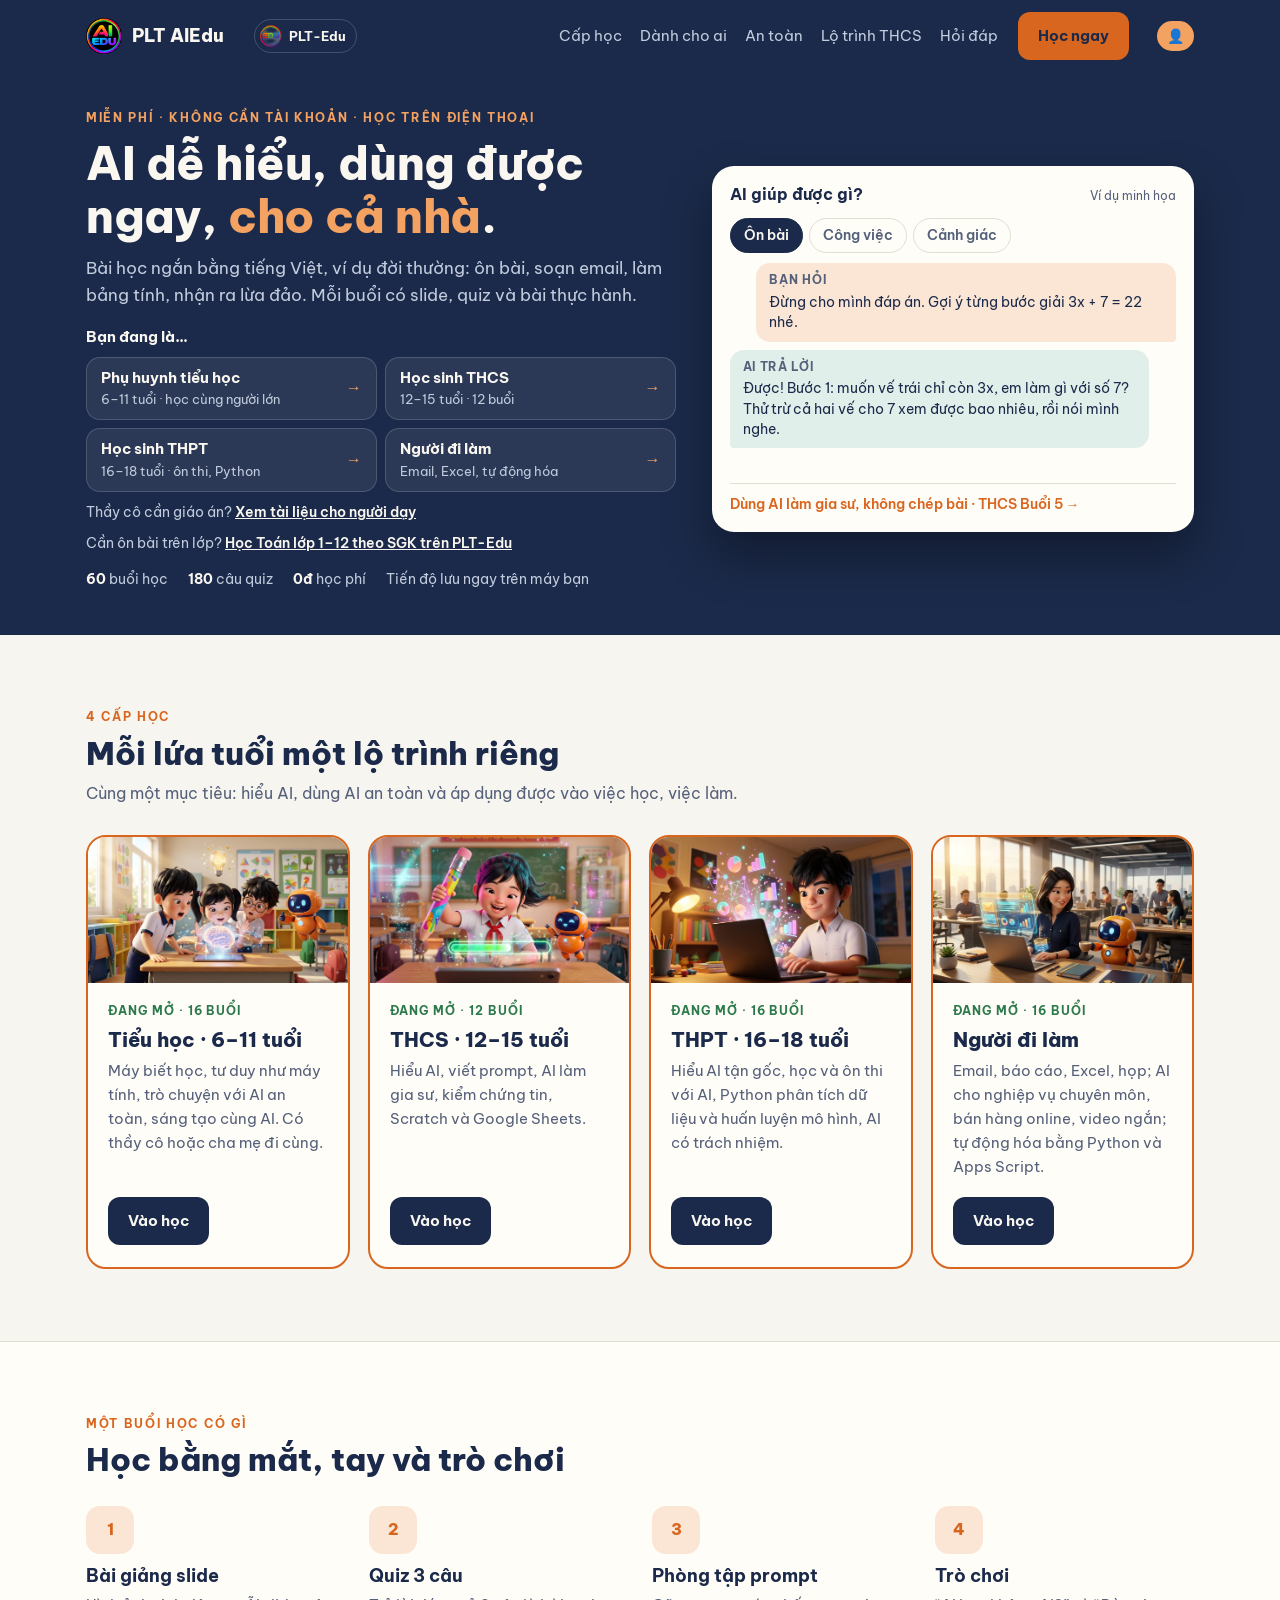
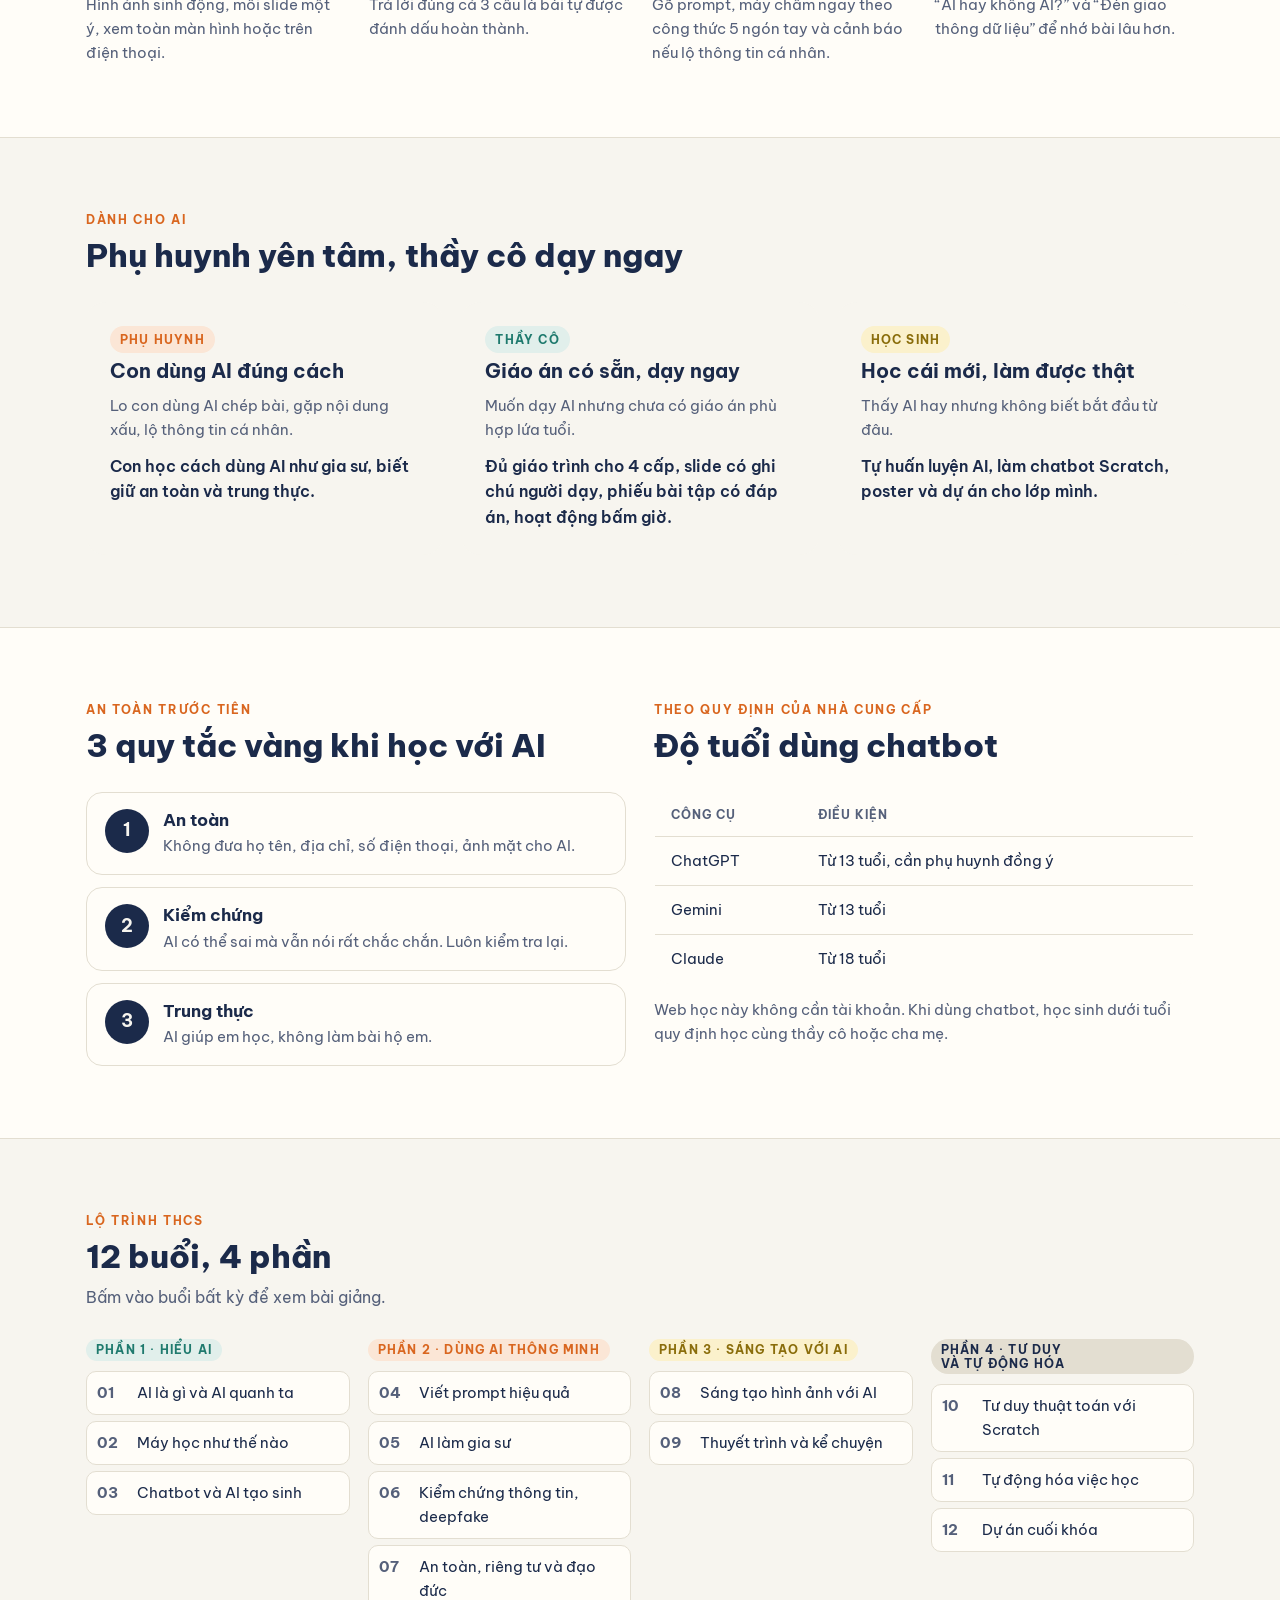
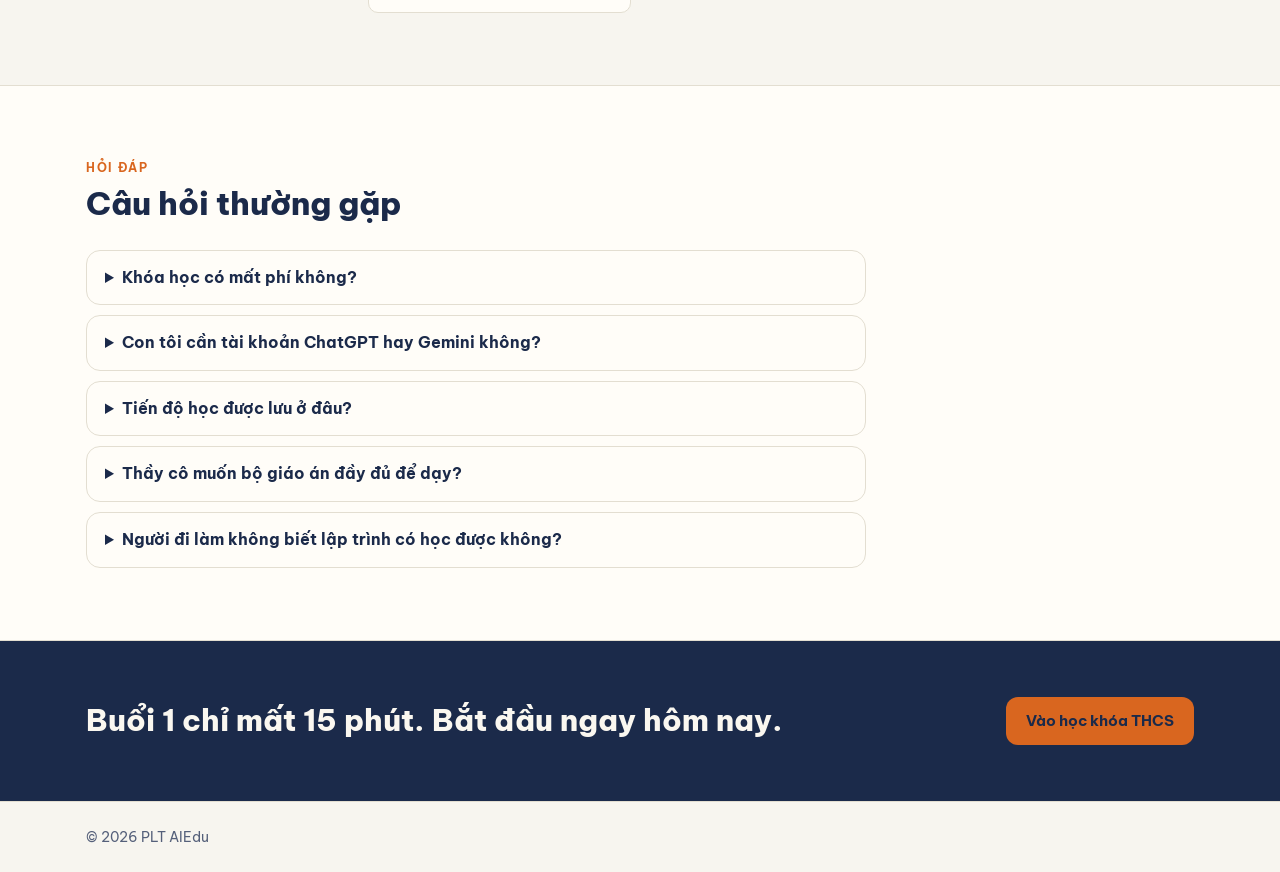
<file: index.html>
<!doctype html>
<html lang="vi">
<head>
<meta charset="utf-8">
<meta name="viewport" content="width=device-width, initial-scale=1, viewport-fit=cover">
<title>PLT AIEdu — Học AI miễn phí</title>
<meta name="description" content="Học AI miễn phí cho học sinh và người đi làm: dùng AI để học giỏi hơn, an toàn, trung thực. Đã mở đủ 4 cấp: Tiểu học, THCS, THPT, Người đi làm.">
<meta property="og:title" content="PLT AIEdu — Dùng AI để học giỏi hơn, không để chép bài">
<meta property="og:description" content="Khóa học AI miễn phí 4 cấp, 60 buổi: bài giảng sinh động, quiz, phòng tập prompt, trò chơi.">
<meta property="og:image" content="https://phongishop86.github.io/plt-aiedu/assets/img/hero.jpg">
<meta property="og:image:alt" content="Cả nhà học AI: bé tiểu học, học sinh THCS, THPT và người đi làm quây quần quanh màn hình cùng Rô-bi">
<link rel="icon" type="image/png" sizes="32x32" href="assets/img/favicon-32.png">
<link rel="icon" type="image/png" sizes="64x64" href="assets/img/favicon-64.png">
<link rel="apple-touch-icon" href="assets/img/apple-touch-icon.png">
<link rel="preconnect" href="https://fonts.googleapis.com">
<link rel="stylesheet" href="https://fonts.googleapis.com/css2?family=Be+Vietnam+Pro:wght@400;500;600;700;800&family=JetBrains+Mono:wght@500&display=swap">
<link rel="stylesheet" href="assets/css/site.css">
<script src="assets/js/common.js?v=3"></script>
<style>
header.top{position:sticky;top:0;z-index:20;background:var(--band);color:var(--band-fg);padding-top:env(safe-area-inset-top,0px)}
header.top .wrap{display:flex;align-items:center;gap:20px;padding-block:12px}
.logo{display:flex;align-items:center;gap:10px;font-weight:800;text-decoration:none;font-size:18px}
.logo i{width:30px;height:30px;border-radius:9px;background:var(--band-accent);display:block;position:relative}
.logo i::after{content:"";position:absolute;inset:9px 7px auto;height:6px;background:radial-gradient(circle at 3px 3px,#1B2A4A 0 3px,transparent 3.5px) 0 0/10px 6px repeat-x}
.menu{display:flex;gap:18px;margin-left:auto;font-size:14.5px}
.menu a{text-decoration:none;color:var(--band-muted)}
.menu a:hover{color:var(--band-fg)}
.hero{background:var(--band);color:var(--band-fg);overflow:hidden}
.hero .wrap{display:grid;grid-template-columns:1.1fr .9fr;gap:36px;align-items:center;padding-block:clamp(20px,4vh,40px) clamp(24px,5vh,48px)}
.hero .eyebrow{color:var(--band-accent)}
.hero h1{font-size:clamp(28px,3.6vw,46px);font-weight:800;margin:10px 0 12px;letter-spacing:-.01em}
.hero h1 em{font-style:normal;color:var(--band-accent)}
.hero p.lead{font-size:clamp(15px,1.4vw,17px);color:var(--band-muted);max-width:56ch;margin:0 0 16px}
.cta{display:flex;flex-wrap:wrap;gap:12px}
.hero .btn.ghost{color:var(--band-fg)}
.facts{display:flex;flex-wrap:wrap;gap:6px 20px;margin-top:14px;font-size:13.5px;color:var(--band-muted)}
.facts b{color:var(--band-fg)}
.pick-q{margin:0 0 8px;font-weight:700;font-size:14.5px}
.pick{display:grid;grid-template-columns:repeat(2,minmax(0,1fr));gap:8px}
.pick a{position:relative;display:flex;flex-direction:column;gap:2px;padding:10px 34px 10px 14px;border-radius:14px;text-decoration:none;
  background:rgba(255,255,255,.07);border:1px solid rgba(255,255,255,.16);transition:border-color .15s,background .15s,transform .15s}
.pick a:hover{border-color:var(--band-accent);background:rgba(255,255,255,.11);transform:translateY(-1px)}
.pick b{font-size:15px;line-height:1.3}
.pick span{font-size:12.5px;color:var(--band-muted)}
.pick em{font-style:normal}
.pick i{position:absolute;right:14px;top:50%;transform:translateY(-50%);font-style:normal;font-weight:800;color:var(--band-accent)}
.teach{margin:10px 0 0;font-size:13.5px;color:var(--band-muted)}
.teach a{color:var(--band-fg);font-weight:600}
.demo{background:var(--surface);color:var(--ink);border-radius:22px;padding:16px 18px;box-shadow:0 24px 48px rgba(0,0,0,.35);display:flex;flex-direction:column;gap:10px;min-width:0}
.demo-head{display:flex;justify-content:space-between;align-items:baseline;gap:10px}
.demo-head b{font-size:16px}
.demo-head span{font-size:12px;color:var(--muted)}
.demo-tabs{display:flex;gap:6px;flex-wrap:wrap}
.demo-tabs button{font:inherit;font-size:13.5px;font-weight:600;padding:6px 13px;border-radius:99px;border:1px solid var(--line);background:transparent;color:var(--muted);cursor:pointer}
.demo-tabs button[aria-selected="true"]{background:var(--ink);color:var(--bg);border-color:var(--ink)}
.chat{display:flex;flex-direction:column;gap:8px;min-height:210px}
.chat p{margin:0;padding:9px 13px;border-radius:14px;font-size:14px;line-height:1.45;max-width:94%}
.chat .me{align-self:flex-end;background:var(--accent-soft);border-bottom-right-radius:4px}
.chat .ai{align-self:flex-start;background:var(--teal-soft);border-bottom-left-radius:4px}
.chat small{display:block;font-size:11.5px;font-weight:700;letter-spacing:.06em;text-transform:uppercase;color:var(--muted);margin-bottom:3px}
.demo-foot{font-size:13.5px;font-weight:600;color:var(--accent);text-decoration:none;border-top:1px solid var(--line);padding-top:10px}
.demo-foot:hover{text-decoration:underline}
section.block{padding-block:72px}
section.block.alt{background:var(--surface);border-block:1px solid var(--line)}
.head{margin-bottom:28px}
.head p{max-width:70ch}
.head h2{font-size:clamp(23px,2.6vw,32px);font-weight:800;margin:8px 0 10px;text-wrap:balance}
.head p{color:var(--muted);margin:0}
.head .eyebrow{color:var(--accent)}
.levels{display:grid;grid-template-columns:repeat(4,minmax(0,1fr));gap:18px}
.level{background:var(--surface);border:1px solid var(--line);border-radius:20px;overflow:hidden;display:flex;flex-direction:column}
.level .pic{aspect-ratio:16/9;background:var(--line)}
.level .pic img,.level .pic .ph{width:100%;height:100%;object-fit:cover}
.level .body{padding:18px 20px 22px;display:flex;flex-direction:column;gap:8px;flex:1}
.level h3{font-size:20px;font-weight:800}
.level p{margin:0;color:var(--muted);font-size:15px}
.level .foot{margin-top:auto;padding-top:10px}
.status{font-size:12px;font-weight:700;letter-spacing:.08em;text-transform:uppercase}
.status.open{color:var(--good)} .status.soon{color:var(--muted)}
.level.on{border:2px solid var(--accent)}
.features{display:grid;grid-template-columns:repeat(4,minmax(0,1fr));gap:24px}
.feat h3{font-size:18px;margin:12px 0 6px}
.feat p{margin:0;color:var(--muted);font-size:15px}
.feat .ico{width:48px;height:48px;border-radius:14px;background:var(--accent-soft);color:var(--accent);display:grid;place-items:center;font-weight:800}
.aud{display:grid;grid-template-columns:repeat(3,minmax(0,1fr));gap:18px}
.aud article{background:var(--bg);border-radius:20px;padding:24px}
.aud h3{font-size:20px;margin:6px 0 12px}
.aud .pain{color:var(--muted);font-size:15px;margin:0 0 12px}
.aud .gain{margin:0;font-weight:600}
.safe{display:grid;grid-template-columns:1fr 1fr;gap:28px;align-items:start}
.rules{display:grid;gap:12px}
.rule{display:grid;grid-template-columns:44px 1fr;gap:14px;background:var(--surface);border:1px solid var(--line);border-radius:16px;padding:16px 18px}
.rule b.n{width:44px;height:44px;border-radius:50%;display:grid;place-items:center;background:var(--ink);color:var(--bg);font-size:18px}
.rule h3{font-size:17px;margin:2px 0 4px}
.rule p{margin:0;color:var(--muted);font-size:15px}
table.age{width:100%;border-collapse:collapse;background:var(--surface);border-radius:16px;overflow:hidden;border:1px solid var(--line)}
table.age th,table.age td{text-align:left;padding:12px 16px;border-bottom:1px solid var(--line);font-size:15px}
table.age th{font-size:12px;letter-spacing:.08em;text-transform:uppercase;color:var(--muted)}
.road{display:grid;grid-template-columns:repeat(4,minmax(0,1fr));gap:18px}
.road .col h3{font-size:15px;margin:0 0 10px}
.road ol{list-style:none;margin:0;padding:0;display:grid;gap:6px}
.road a{display:grid;grid-template-columns:32px 1fr;gap:8px;text-decoration:none;padding:9px 10px;border-radius:10px;background:var(--surface);border:1px solid var(--line);font-size:15px}
.road a:hover{border-color:var(--accent)}
.road a b{color:var(--muted);font-variant-numeric:tabular-nums}
.faq{display:grid;gap:10px;max-width:780px}
.faq details{background:var(--surface);border:1px solid var(--line);border-radius:14px;padding:14px 18px}
.faq summary{cursor:pointer;font-weight:700}
.faq p{margin:10px 0 0;color:var(--muted)}
.final{background:var(--band);color:var(--band-fg);text-align:left}
.final .wrap{padding-block:56px;display:flex;flex-wrap:wrap;gap:24px;align-items:center;justify-content:space-between}
.final h2{font-size:clamp(22px,2.6vw,30px);font-weight:800;text-wrap:balance}
@media (max-width:900px){
  .hero .wrap,.safe{grid-template-columns:1fr}
  .levels,.features,.road{grid-template-columns:repeat(2,minmax(0,1fr))}
  .aud{grid-template-columns:1fr}
  .menu{display:none}
}
@media (max-width:520px){.levels,.features,.road{grid-template-columns:1fr}}
@media (max-width:900px){.demo{display:none}.hero .wrap{padding-block:18px 24px}}
@media (max-width:330px){.pick{grid-template-columns:1fr}}
@media (max-width:520px){.hm{display:none}header.top .btn{margin-left:auto}}
@media (max-width:520px){.hero h1{font-size:27px}.hero p.lead{font-size:14.5px;margin-bottom:12px}.hero .eyebrow{font-size:11px;letter-spacing:.1em}.pick a{padding:9px 28px 9px 12px}.pick b{font-size:14px}.pick span{font-size:12px}.pick i{right:10px}.facts{font-size:12.5px;gap:4px 14px}}
</style>
</head>
<body>
<header class="top">
  <div class="wrap">
    <a class="logo" href="./"><img src="assets/img/logo.png" alt="" width="36" height="36">PLT AIEdu</a>
    <nav class="menu" aria-label="Mục trang">
      <a href="#cap-hoc">Cấp học</a>
      <a href="#cho-ai">Dành cho ai</a>
      <a href="#an-toan">An toàn</a>
      <a href="#lo-trinh">Lộ trình THCS</a>
      <a href="#hoi-dap">Hỏi đáp</a>
    </nav>
    <a class="btn" href="#bat-dau">Học ngay</a>
  </div>
</header>

<section class="hero" id="bat-dau">
  <div class="wrap">
    <div class="hero-txt">
      <div class="eyebrow">Miễn phí · Không cần tài khoản<span class="hm"> · Học trên điện thoại</span></div>
      <h1>AI dễ hiểu, dùng được ngay, <em>cho cả nhà</em>.</h1>
      <p class="lead">Bài học ngắn bằng tiếng Việt, ví dụ đời thường: ôn bài, soạn email, làm bảng tính, nhận ra lừa đảo. Mỗi buổi có slide, quiz và bài thực hành.</p>
      <p class="pick-q">Bạn đang là…</p>
      <div class="pick">
        <a href="tieu-hoc/"><b>Phụ huynh tiểu học</b><span>6–11 tuổi<em class="hm"> · học cùng người lớn</em></span><i aria-hidden="true">→</i></a>
        <a href="thcs/"><b>Học sinh THCS</b><span>12–15 tuổi<em class="hm"> · 12 buổi</em></span><i aria-hidden="true">→</i></a>
        <a href="thpt/"><b>Học sinh THPT</b><span>16–18 tuổi<em class="hm"> · ôn thi, Python</em></span><i aria-hidden="true">→</i></a>
        <a href="di-lam/"><b>Người đi làm</b><span>Email, Excel<em class="hm">, tự động hóa</em></span><i aria-hidden="true">→</i></a>
      </div>
      <p class="teach">Thầy cô cần giáo án? <a href="#cho-ai">Xem tài liệu cho người dạy</a></p>
      <p class="teach">Cần ôn bài trên lớp? <a href="https://phongishop86.github.io/plt-edu/">Học Toán lớp 1–12 theo SGK trên PLT-Edu</a></p>
      <div class="facts"><span><b>60</b> buổi học</span><span><b>180</b> câu quiz</span><span><b>0đ</b> học phí</span><span>Tiến độ lưu ngay trên máy bạn</span></div>
    </div>
    <div class="demo" aria-label="Ví dụ AI giúp được gì">
      <div class="demo-head"><b>AI giúp được gì?</b><span>Ví dụ minh họa</span></div>
      <div class="demo-tabs" role="tablist">
        <button type="button" role="tab" aria-selected="true" data-d="0">Ôn bài</button>
        <button type="button" role="tab" aria-selected="false" data-d="1">Công việc</button>
        <button type="button" role="tab" aria-selected="false" data-d="2">Cảnh giác</button>
      </div>
      <div class="chat" id="demoChat" aria-live="polite"></div>
      <a class="demo-foot" id="demoFoot" href="thcs/#bai-5"></a>
    </div>
  </div>
</section>

<section class="block" id="cap-hoc">
  <div class="wrap">
    <div class="head"><div class="eyebrow">4 cấp học</div><h2>Mỗi lứa tuổi một lộ trình riêng</h2><p>Cùng một mục tiêu: hiểu AI, dùng AI an toàn và áp dụng được vào việc học, việc làm.</p></div>
    <div class="levels">
      <article class="level on">
        <div class="pic"><img src="assets/img/cap-tieu-hoc.jpg" alt="Ba học sinh tiểu học ngạc nhiên nhìn bộ não phát sáng trên máy tính bảng cùng Rô-bi" onerror="AIPH(this)"></div>
        <div class="body"><span class="status open">Đang mở · 16 buổi</span><h3>Tiểu học · 6–11 tuổi</h3><p>Máy biết học, tư duy như máy tính, trò chuyện với AI an toàn, sáng tạo cùng AI. Có thầy cô hoặc cha mẹ đi cùng.</p><div class="foot"><a class="btn dark" href="tieu-hoc/">Vào học</a></div></div>
      </article>
      <article class="level on">
        <div class="pic"><img src="assets/img/cap-thcs.jpg" alt="Học sinh THCS cầm cây bút chì lớn, thanh tiến độ phát sáng, Rô-bi reo vui" onerror="AIPH(this)"></div>
        <div class="body"><span class="status open">Đang mở · 12 buổi</span><h3>THCS · 12–15 tuổi</h3><p>Hiểu AI, viết prompt, AI làm gia sư, kiểm chứng tin, Scratch và Google Sheets.</p><div class="foot"><a class="btn dark" href="thcs/">Vào học</a></div></div>
      </article>
      <article class="level on">
        <div class="pic"><img src="assets/img/cap-thpt.jpg" alt="Học sinh THPT học trên laptop, biểu đồ dữ liệu bay lên quanh màn hình" onerror="AIPH(this)"></div>
        <div class="body"><span class="status open">Đang mở · 16 buổi</span><h3>THPT · 16–18 tuổi</h3><p>Hiểu AI tận gốc, học và ôn thi với AI, Python phân tích dữ liệu và huấn luyện mô hình, AI có trách nhiệm.</p><div class="foot"><a class="btn dark" href="thpt/">Vào học</a></div></div>
      </article>
      <article class="level on">
        <div class="pic"><img src="assets/img/cap-di-lam.jpg" alt="Nhân viên văn phòng làm việc cùng trợ lý AI và Rô-bi trong văn phòng hiện đại" onerror="AIPH(this)"></div>
        <div class="body"><span class="status open">Đang mở · 16 buổi</span><h3>Người đi làm</h3><p>Email, báo cáo, Excel, họp; AI cho nghiệp vụ chuyên môn, bán hàng online, video ngắn; tự động hóa bằng Python và Apps Script.</p><div class="foot"><a class="btn dark" href="di-lam/">Vào học</a></div></div>
      </article>
    </div>
  </div>
</section>

<section class="block alt">
  <div class="wrap">
    <div class="head"><div class="eyebrow">Một buổi học có gì</div><h2>Học bằng mắt, tay và trò chơi</h2></div>
    <div class="features">
      <div class="feat"><div class="ico">1</div><h3>Bài giảng slide</h3><p>Hình ảnh sinh động, mỗi slide một ý, xem toàn màn hình hoặc trên điện thoại.</p></div>
      <div class="feat"><div class="ico">2</div><h3>Quiz 3 câu</h3><p>Trả lời đúng cả 3 câu là bài tự được đánh dấu hoàn thành.</p></div>
      <div class="feat"><div class="ico">3</div><h3>Phòng tập prompt</h3><p>Gõ prompt, máy chấm ngay theo công thức 5 ngón tay và cảnh báo nếu lộ thông tin cá nhân.</p></div>
      <div class="feat"><div class="ico">4</div><h3>Trò chơi</h3><p>“AI hay không AI?” và “Đèn giao thông dữ liệu” để nhớ bài lâu hơn.</p></div>
    </div>
  </div>
</section>

<section class="block" id="cho-ai">
  <div class="wrap">
    <div class="head"><div class="eyebrow">Dành cho ai</div><h2>Phụ huynh yên tâm, thầy cô dạy ngay</h2></div>
    <div class="aud">
      <article><span class="tag p2">Phụ huynh</span><h3>Con dùng AI đúng cách</h3><p class="pain">Lo con dùng AI chép bài, gặp nội dung xấu, lộ thông tin cá nhân.</p><p class="gain">Con học cách dùng AI như gia sư, biết giữ an toàn và trung thực.</p></article>
      <article><span class="tag p1">Thầy cô</span><h3>Giáo án có sẵn, dạy ngay</h3><p class="pain">Muốn dạy AI nhưng chưa có giáo án phù hợp lứa tuổi.</p><p class="gain">Đủ giáo trình cho 4 cấp, slide có ghi chú người dạy, phiếu bài tập có đáp án, hoạt động bấm giờ.</p></article>
      <article><span class="tag p3">Học sinh</span><h3>Học cái mới, làm được thật</h3><p class="pain">Thấy AI hay nhưng không biết bắt đầu từ đâu.</p><p class="gain">Tự huấn luyện AI, làm chatbot Scratch, poster và dự án cho lớp mình.</p></article>
    </div>
  </div>
</section>

<section class="block alt" id="an-toan">
  <div class="wrap safe">
    <div>
      <div class="head"><div class="eyebrow">An toàn trước tiên</div><h2>3 quy tắc vàng khi học với AI</h2></div>
      <div class="rules">
        <div class="rule"><b class="n">1</b><div><h3>An toàn</h3><p>Không đưa họ tên, địa chỉ, số điện thoại, ảnh mặt cho AI.</p></div></div>
        <div class="rule"><b class="n">2</b><div><h3>Kiểm chứng</h3><p>AI có thể sai mà vẫn nói rất chắc chắn. Luôn kiểm tra lại.</p></div></div>
        <div class="rule"><b class="n">3</b><div><h3>Trung thực</h3><p>AI giúp em học, không làm bài hộ em.</p></div></div>
      </div>
    </div>
    <div>
      <div class="head"><div class="eyebrow">Theo quy định của nhà cung cấp</div><h2>Độ tuổi dùng chatbot</h2></div>
      <div style="overflow-x:auto">
      <table class="age">
        <tr><th>Công cụ</th><th>Điều kiện</th></tr>
        <tr><td>ChatGPT</td><td>Từ 13 tuổi, cần phụ huynh đồng ý</td></tr>
        <tr><td>Gemini</td><td>Từ 13 tuổi</td></tr>
        <tr><td>Claude</td><td>Từ 18 tuổi</td></tr>
      </table>
      </div>
      <p class="muted" style="font-size:14.5px">Web học này không cần tài khoản. Khi dùng chatbot, học sinh dưới tuổi quy định học cùng thầy cô hoặc cha mẹ.</p>
    </div>
  </div>
</section>

<section class="block" id="lo-trinh">
  <div class="wrap">
    <div class="head"><div class="eyebrow">Lộ trình THCS</div><h2>12 buổi, 4 phần</h2><p>Bấm vào buổi bất kỳ để xem bài giảng.</p></div>
    <div class="road" id="road"></div>
  </div>
</section>

<section class="block alt" id="hoi-dap">
  <div class="wrap">
    <div class="head"><div class="eyebrow">Hỏi đáp</div><h2>Câu hỏi thường gặp</h2></div>
    <div class="faq">
      <details><summary>Khóa học có mất phí không?</summary><p>Không. Toàn bộ bài giảng, quiz và trò chơi đều miễn phí, không cần đăng ký.</p></details>
      <details><summary>Con tôi cần tài khoản ChatGPT hay Gemini không?</summary><p>Không bắt buộc. Web học dùng được ngay. Các bài thực hành với chatbot nên làm cùng thầy cô hoặc cha mẹ, theo đúng độ tuổi quy định.</p></details>
      <details><summary>Tiến độ học được lưu ở đâu?</summary><p>Ngay trên trình duyệt của máy đang học. Đổi máy hoặc xóa dữ liệu trình duyệt thì tiến độ bắt đầu lại.</p></details>
      <details><summary>Thầy cô muốn bộ giáo án đầy đủ để dạy?</summary><p>Mỗi cấp có giáo trình theo từng buổi, slide có ghi chú người giảng và phiếu bài tập có đáp án. Liên hệ qua phatloctech.vn để nhận miễn phí.</p></details>
      <details><summary>Người đi làm không biết lập trình có học được không?</summary><p>Được. 12 buổi đầu chỉ cần biết dùng trình duyệt và Excel. 4 buổi tự động hóa dùng Google Colab và Apps Script chạy trên trình duyệt, AI viết code, bạn học cách chạy thử an toàn và đọc kết quả.</p></details>
    </div>
  </div>
</section>

<section class="final">
  <div class="wrap">
    <h2>Buổi 1 chỉ mất 15 phút. Bắt đầu ngay hôm nay.</h2>
    <a class="btn" href="thcs/">Vào học khóa THCS</a>
  </div>
</section>

<!-- Khi publish chính thức: đổi lại "© 2026 Phát Lộc Tech · PLT AIEdu" và thêm "<span>Liên hệ: phatloctech.vn</span>" -->
<footer class="site"><div class="wrap"><span>© 2026 PLT AIEdu</span></div></footer>

<script src="assets/js/lessons-thcs.js"></script>
<script>
(function(){
  var D=window.AIEDU_THCS, html="", groups={};
  D.lessons.forEach(function(l,i){(groups[l.p]=groups[l.p]||[]).push([i,l]);});
  Object.keys(groups).forEach(function(p){
    html+='<div class="col"><h3><span class="tag '+D.parts[p].cls+'">'+D.parts[p].name+'</span></h3><ol>';
    groups[p].forEach(function(x){html+='<li><a href="thcs/bai-giang.html?b='+(x[0]+1)+'"><b>'+String(x[0]+1).padStart(2,"0")+'</b><span>'+x[1].t+'</span></a></li>';});
    html+='</ol></div>';
  });
  document.getElementById("road").innerHTML=html;
})();
</script>
<script>
(function(){
  var D=[
    {me:"Đừng cho mình đáp án. Gợi ý từng bước giải 3x + 7 = 22 nhé.",ai:"Được! Bước 1: muốn vế trái chỉ còn 3x, em làm gì với số 7? Thử trừ cả hai vế cho 7 xem được bao nhiêu, rồi nói mình nghe.",f:"Dùng AI làm gia sư, không chép bài · THCS Buổi 5 →",h:"thcs/#bai-5"},
    {me:"Bạn là trợ lý văn phòng. Viết email dưới 80 chữ hẹn họp 9h thứ Năm, nhờ mọi người mang số liệu tháng 10.",ai:"Tiêu đề: Họp giao ban 9h thứ Năm, mang số liệu tháng 10. Chào cả nhóm, mình hẹn họp lúc 9h sáng thứ Năm tại [phòng họp]. Mọi người mang theo số liệu tháng 10 giúp mình để tổng hợp nhanh. Ai bận, nhắn mình trước thứ Tư nhé. Cảm ơn cả nhà!",f:"Viết yêu cầu đủ 6 thành phần · Người đi làm Buổi 2 →",h:"di-lam/#bai-2"},
    {me:"Có người gọi video giống hệt sếp, nhờ mình chuyển gấp 50 triệu cho đối tác. Mình nên làm gì?",ai:"Dừng lại, chưa chuyển. Cúp máy, gọi lại sếp qua số bạn đã lưu sẵn. Chuyển tiền phải theo quy trình duyệt, dù “gấp” đến đâu. Đây là kiểu lừa đảo giả mặt, giả giọng (deepfake).",f:"Phòng chống lừa đảo bằng AI · Người đi làm Buổi 10 →",h:"di-lam/#bai-10"}
  ];
  var chat=document.getElementById("demoChat"),foot=document.getElementById("demoFoot"),tabs=document.querySelectorAll(".demo-tabs button");
  function esc(s){return s.replace(/[&<>]/g,function(c){return{"&":"&amp;","<":"&lt;",">":"&gt;"}[c]})}
  function show(k){
    var d=D[k];
    chat.innerHTML='<p class="me"><small>Bạn hỏi</small>'+esc(d.me)+'</p><p class="ai"><small>AI trả lời</small>'+esc(d.ai)+'</p>';
    foot.textContent=d.f; foot.href=d.h;
    tabs.forEach(function(b){b.setAttribute("aria-selected",String(+b.dataset.d===k))});
  }
  tabs.forEach(function(b){b.addEventListener("click",function(){show(+b.dataset.d)})});
  show(0);
})();
</script>
</body>
</html>
</file>
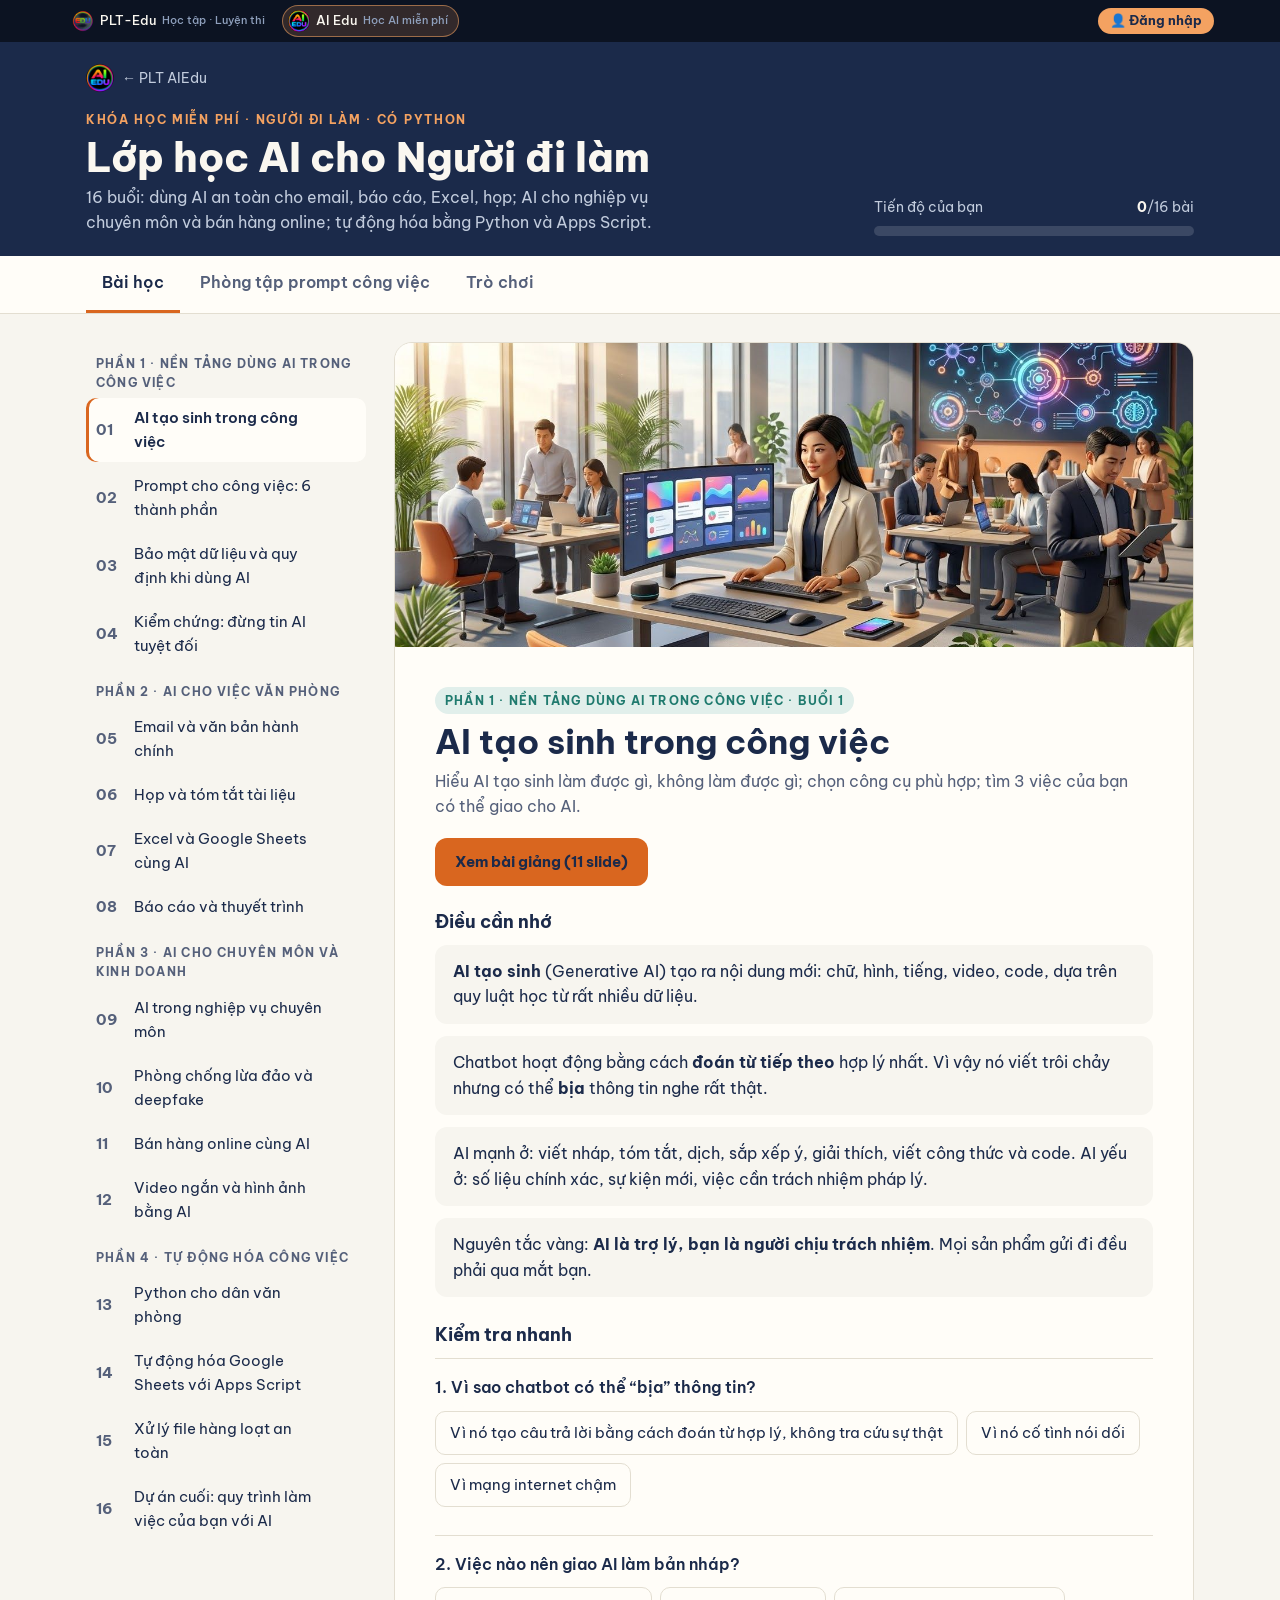
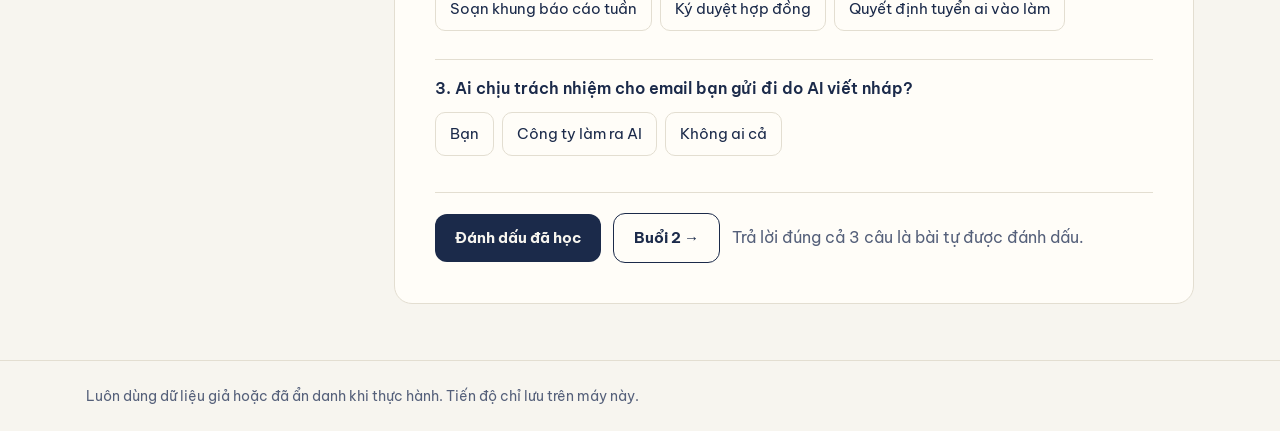
<file: di-lam/index.html>
<!doctype html>
<html lang="vi">
<head>
<meta charset="utf-8">
<meta name="viewport" content="width=device-width, initial-scale=1, viewport-fit=cover">
<title>Lớp học AI cho Người đi làm — PLT AIEdu</title>
<meta name="description" content="16 buổi: dùng AI an toàn cho email, báo cáo, Excel, họp; AI cho nghiệp vụ chuyên môn và bán hàng online; tự động hóa bằng Python và Apps Script.">
<link rel="icon" type="image/png" sizes="32x32" href="../assets/img/favicon-32.png">
<link rel="icon" type="image/png" sizes="64x64" href="../assets/img/favicon-64.png">
<link rel="apple-touch-icon" href="../assets/img/apple-touch-icon.png">
<link rel="preconnect" href="https://fonts.googleapis.com">
<link rel="stylesheet" href="https://fonts.googleapis.com/css2?family=Be+Vietnam+Pro:wght@400;500;600;700;800&family=JetBrains+Mono:wght@500&display=swap">
<link rel="stylesheet" href="../assets/css/site.css">
<link rel="stylesheet" href="../assets/css/hoc.css">
<script src="../assets/js/common.js?v=3"></script>
</head>
<body>
<header class="band">
  <div class="wrap">
    <div>
      <a class="home" href="../"><img src="../assets/img/logo.png" alt="" width="28" height="28">← PLT AIEdu</a>
      <div class="eyebrow" style="margin-top:10px">Khóa học miễn phí · Người đi làm · có Python</div>
      <h1>Lớp học AI cho Người đi làm</h1>
      <p>16 buổi: dùng AI an toàn cho email, báo cáo, Excel, họp; AI cho nghiệp vụ chuyên môn và bán hàng online; tự động hóa bằng Python và Apps Script.</p>
    </div>
    <div class="progress" aria-live="polite">
      <div class="row"><span>Tiến độ của bạn</span><span><b id="doneCount">0</b>/<span id="total">0</span> bài</span></div>
      <div class="bar"><i id="barFill"></i></div>
    </div>
  </div>
</header>
<nav class="tabs" aria-label="Mục chính">
  <div class="wrap">
    <a href="#bai-hoc" data-view="bai-hoc">Bài học</a>
    <a href="#phong-tap-prompt" data-view="phong-tap-prompt" id="gymTab">Phòng tập</a>
    <a href="#tro-choi" data-view="tro-choi">Trò chơi</a>
  </div>
</nav>
<main><div class="wrap">
<section class="view" id="v-bai-hoc">
  <div class="lessons">
    <div class="toc" id="toc" aria-label="Danh sách bài"></div>
    <article class="lesson" id="lesson" aria-live="polite"></article>
  </div>
</section>
<section class="view" id="v-phong-tap-prompt" hidden>
  <div class="gym">
    <div class="panel">
      <span class="tag p2" id="gymTag"></span>
      <h2 id="gymTitle"></h2>
      <p class="muted" id="gymIntro"></p>
      <label for="promptBox" class="muted">Prompt bạn định gửi cho AI</label>
      <textarea id="promptBox" spellcheck="false"></textarea>
      <div class="chips" id="samples" aria-label="Câu mẫu"></div>
      <div style="display:flex;gap:10px;flex-wrap:wrap;align-items:center">
        <button class="btn dark" type="button" id="copyBtn">Sao chép</button>
        <span class="muted" id="copyMsg" role="status"></span>
      </div>
      <div class="alert" id="privacy" hidden></div>
    </div>
    <div class="panel">
      <div class="score"><b id="scoreNum">0</b><span class="muted" id="gymUnit"></span></div>
      <p class="muted" id="scoreMsg"></p>
      <ul class="fingers" id="fingers"></ul>
    </div>
  </div>
</section>
<section class="view" id="v-tro-choi" hidden>
  <div class="games" id="gamesBox"></div>
</section>
</div></main>
<footer class="site"><div class="wrap"><span>Luôn dùng dữ liệu giả hoặc đã ẩn danh khi thực hành. Tiến độ chỉ lưu trên máy này.</span></div></footer>
<script src="../assets/js/lessons-di-lam.js"></script>
<script src="../assets/js/lessons-di-lam-2.js"></script>
<script src="../assets/js/hoc.js"></script>
</body>
</html>
</file>
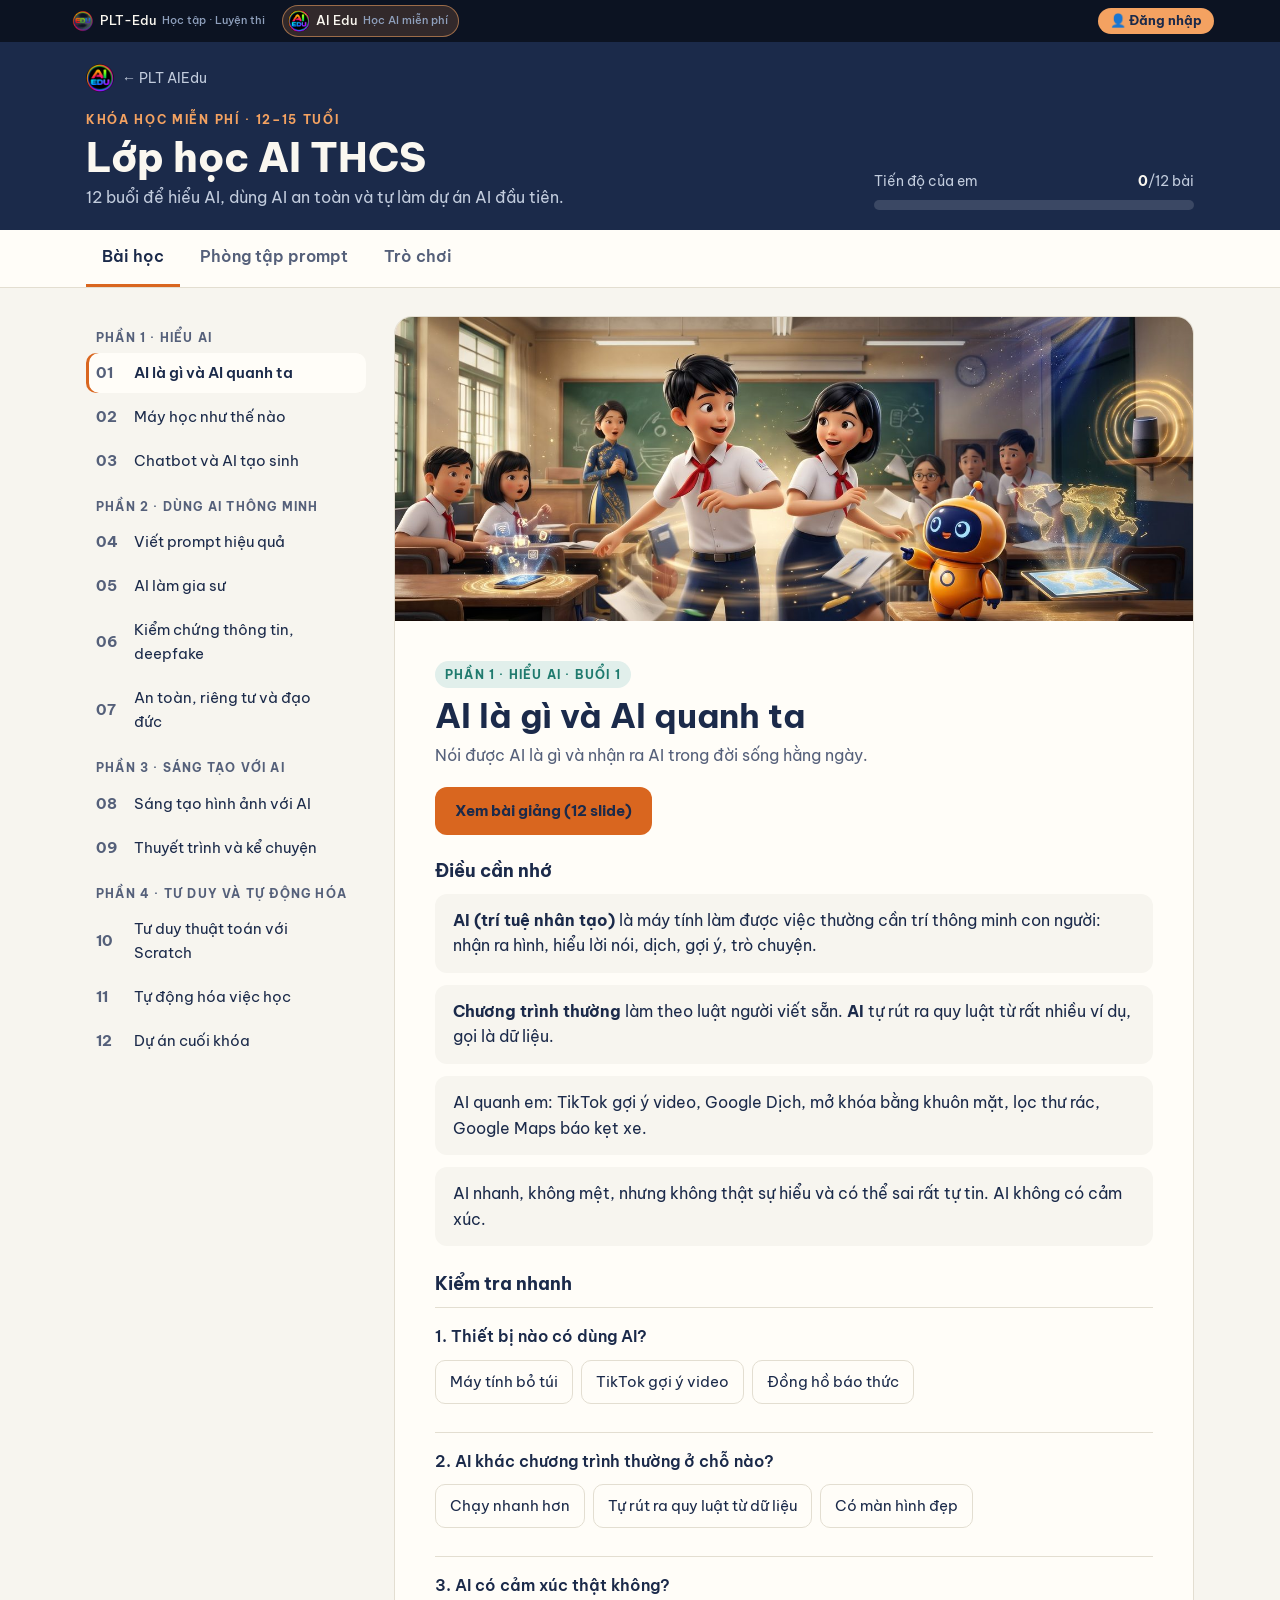
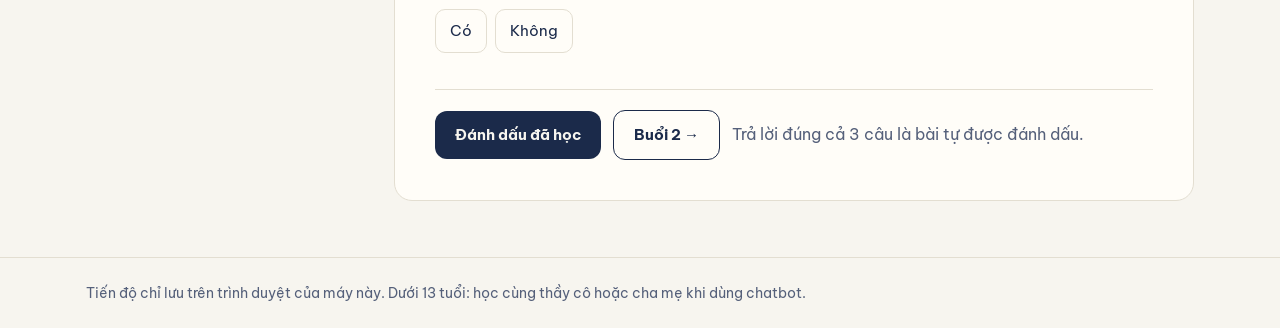
<file: thcs/index.html>
<!doctype html>
<html lang="vi">
<head>
<meta charset="utf-8">
<meta name="viewport" content="width=device-width, initial-scale=1, viewport-fit=cover">
<title>Lớp học AI THCS — PLT AIEdu</title>
<meta name="description" content="12 buổi để hiểu AI, dùng AI an toàn và tự làm dự án AI đầu tiên.">
<link rel="icon" type="image/png" sizes="32x32" href="../assets/img/favicon-32.png">
<link rel="icon" type="image/png" sizes="64x64" href="../assets/img/favicon-64.png">
<link rel="apple-touch-icon" href="../assets/img/apple-touch-icon.png">
<link rel="preconnect" href="https://fonts.googleapis.com">
<link rel="stylesheet" href="https://fonts.googleapis.com/css2?family=Be+Vietnam+Pro:wght@400;500;600;700;800&family=JetBrains+Mono:wght@500&display=swap">
<link rel="stylesheet" href="../assets/css/site.css">
<link rel="stylesheet" href="../assets/css/hoc.css">
<script src="../assets/js/common.js?v=3"></script>
</head>
<body>
<header class="band">
  <div class="wrap">
    <div>
      <a class="home" href="../"><img src="../assets/img/logo.png" alt="" width="28" height="28">← PLT AIEdu</a>
      <div class="eyebrow" style="margin-top:10px">Khóa học miễn phí · 12–15 tuổi</div>
      <h1>Lớp học AI THCS</h1>
      <p>12 buổi để hiểu AI, dùng AI an toàn và tự làm dự án AI đầu tiên.</p>
    </div>
    <div class="progress" aria-live="polite">
      <div class="row"><span>Tiến độ của em</span><span><b id="doneCount">0</b>/<span id="total">0</span> bài</span></div>
      <div class="bar"><i id="barFill"></i></div>
    </div>
  </div>
</header>
<nav class="tabs" aria-label="Mục chính">
  <div class="wrap">
    <a href="#bai-hoc" data-view="bai-hoc">Bài học</a>
    <a href="#phong-tap-prompt" data-view="phong-tap-prompt" id="gymTab">Phòng tập</a>
    <a href="#tro-choi" data-view="tro-choi">Trò chơi</a>
  </div>
</nav>
<main><div class="wrap">
<section class="view" id="v-bai-hoc">
  <div class="lessons">
    <div class="toc" id="toc" aria-label="Danh sách bài"></div>
    <article class="lesson" id="lesson" aria-live="polite"></article>
  </div>
</section>
<section class="view" id="v-phong-tap-prompt" hidden>
  <div class="gym">
    <div class="panel">
      <span class="tag p2" id="gymTag"></span>
      <h2 id="gymTitle"></h2>
      <p class="muted" id="gymIntro"></p>
      <label for="promptBox" class="muted">Câu em định gửi cho AI</label>
      <textarea id="promptBox" spellcheck="false"></textarea>
      <div class="chips" id="samples" aria-label="Câu mẫu"></div>
      <div style="display:flex;gap:10px;flex-wrap:wrap;align-items:center">
        <button class="btn dark" type="button" id="copyBtn">Sao chép</button>
        <span class="muted" id="copyMsg" role="status"></span>
      </div>
      <div class="alert" id="privacy" hidden></div>
    </div>
    <div class="panel">
      <div class="score"><b id="scoreNum">0</b><span class="muted" id="gymUnit"></span></div>
      <p class="muted" id="scoreMsg"></p>
      <ul class="fingers" id="fingers"></ul>
    </div>
  </div>
</section>
<section class="view" id="v-tro-choi" hidden>
  <div class="games" id="gamesBox"></div>
</section>
</div></main>
<footer class="site"><div class="wrap"><span>Tiến độ chỉ lưu trên trình duyệt của máy này. Dưới 13 tuổi: học cùng thầy cô hoặc cha mẹ khi dùng chatbot.</span></div></footer>
<script src="../assets/js/lessons-thcs.js"></script>
<script src="../assets/js/hoc.js"></script>
</body>
</html>
</file>
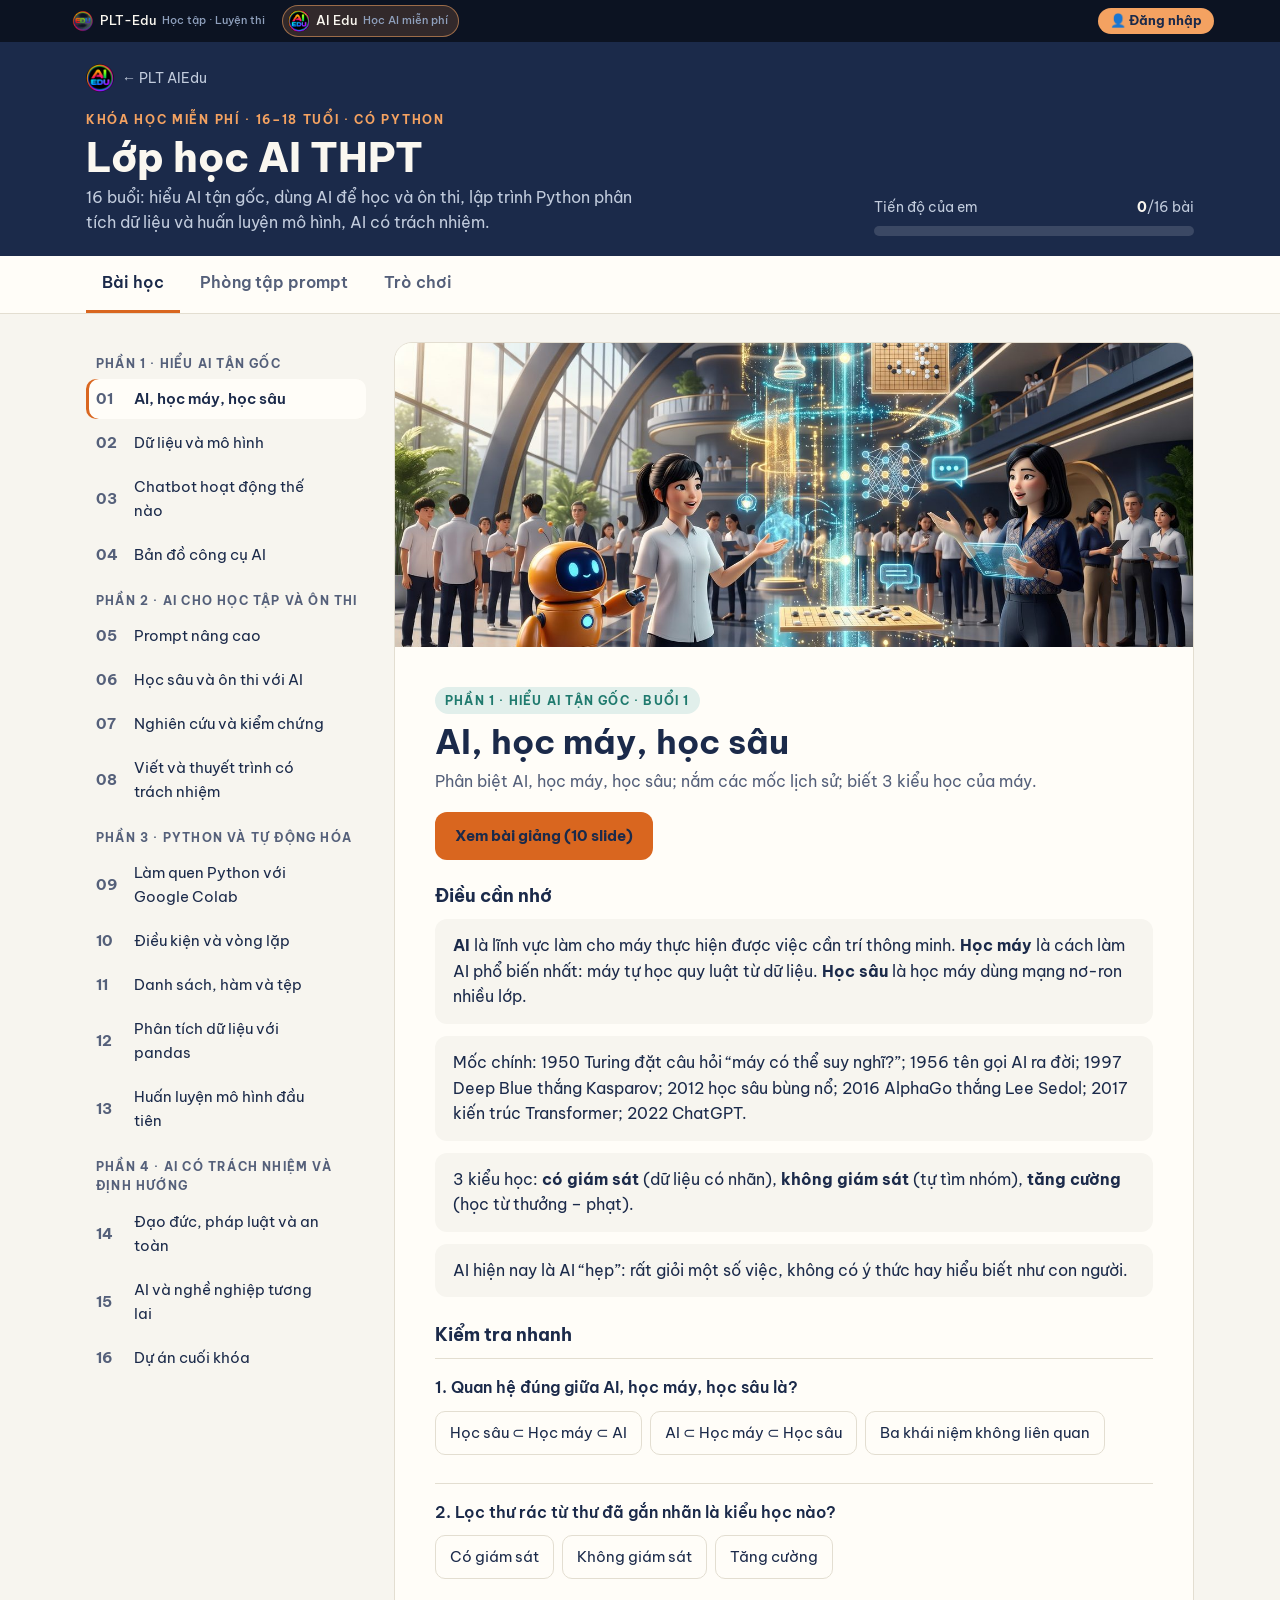
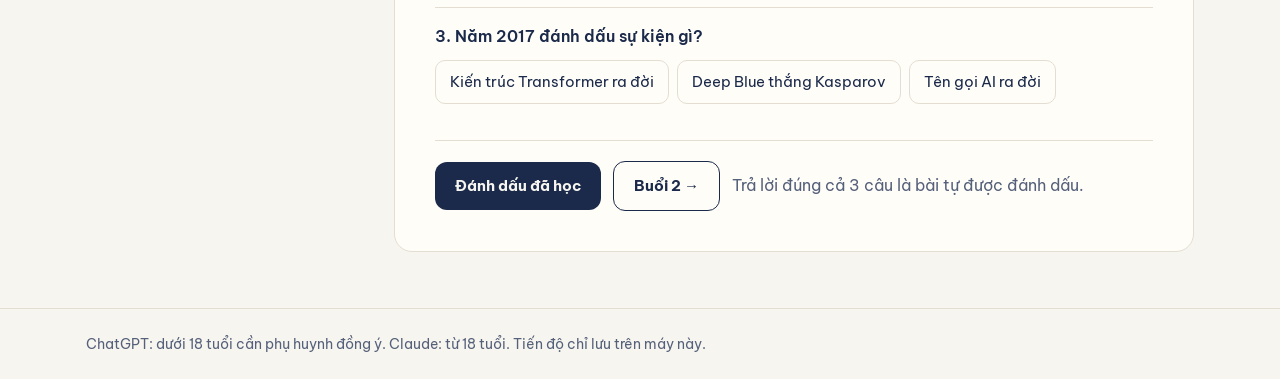
<file: thpt/index.html>
<!doctype html>
<html lang="vi">
<head>
<meta charset="utf-8">
<meta name="viewport" content="width=device-width, initial-scale=1, viewport-fit=cover">
<title>Lớp học AI THPT — PLT AIEdu</title>
<meta name="description" content="16 buổi: hiểu AI tận gốc, dùng AI để học và ôn thi, lập trình Python phân tích dữ liệu và huấn luyện mô hình, AI có trách nhiệm.">
<link rel="icon" type="image/png" sizes="32x32" href="../assets/img/favicon-32.png">
<link rel="icon" type="image/png" sizes="64x64" href="../assets/img/favicon-64.png">
<link rel="apple-touch-icon" href="../assets/img/apple-touch-icon.png">
<link rel="preconnect" href="https://fonts.googleapis.com">
<link rel="stylesheet" href="https://fonts.googleapis.com/css2?family=Be+Vietnam+Pro:wght@400;500;600;700;800&family=JetBrains+Mono:wght@500&display=swap">
<link rel="stylesheet" href="../assets/css/site.css">
<link rel="stylesheet" href="../assets/css/hoc.css">
<script src="../assets/js/common.js?v=3"></script>
</head>
<body>
<header class="band">
  <div class="wrap">
    <div>
      <a class="home" href="../"><img src="../assets/img/logo.png" alt="" width="28" height="28">← PLT AIEdu</a>
      <div class="eyebrow" style="margin-top:10px">Khóa học miễn phí · 16–18 tuổi · có Python</div>
      <h1>Lớp học AI THPT</h1>
      <p>16 buổi: hiểu AI tận gốc, dùng AI để học và ôn thi, lập trình Python phân tích dữ liệu và huấn luyện mô hình, AI có trách nhiệm.</p>
    </div>
    <div class="progress" aria-live="polite">
      <div class="row"><span>Tiến độ của em</span><span><b id="doneCount">0</b>/<span id="total">0</span> bài</span></div>
      <div class="bar"><i id="barFill"></i></div>
    </div>
  </div>
</header>
<nav class="tabs" aria-label="Mục chính">
  <div class="wrap">
    <a href="#bai-hoc" data-view="bai-hoc">Bài học</a>
    <a href="#phong-tap-prompt" data-view="phong-tap-prompt" id="gymTab">Phòng tập</a>
    <a href="#tro-choi" data-view="tro-choi">Trò chơi</a>
  </div>
</nav>
<main><div class="wrap">
<section class="view" id="v-bai-hoc">
  <div class="lessons">
    <div class="toc" id="toc" aria-label="Danh sách bài"></div>
    <article class="lesson" id="lesson" aria-live="polite"></article>
  </div>
</section>
<section class="view" id="v-phong-tap-prompt" hidden>
  <div class="gym">
    <div class="panel">
      <span class="tag p2" id="gymTag"></span>
      <h2 id="gymTitle"></h2>
      <p class="muted" id="gymIntro"></p>
      <label for="promptBox" class="muted">Prompt bạn định gửi cho AI</label>
      <textarea id="promptBox" spellcheck="false"></textarea>
      <div class="chips" id="samples" aria-label="Câu mẫu"></div>
      <div style="display:flex;gap:10px;flex-wrap:wrap;align-items:center">
        <button class="btn dark" type="button" id="copyBtn">Sao chép</button>
        <span class="muted" id="copyMsg" role="status"></span>
      </div>
      <div class="alert" id="privacy" hidden></div>
    </div>
    <div class="panel">
      <div class="score"><b id="scoreNum">0</b><span class="muted" id="gymUnit"></span></div>
      <p class="muted" id="scoreMsg"></p>
      <ul class="fingers" id="fingers"></ul>
    </div>
  </div>
</section>
<section class="view" id="v-tro-choi" hidden>
  <div class="games" id="gamesBox"></div>
</section>
</div></main>
<footer class="site"><div class="wrap"><span>ChatGPT: dưới 18 tuổi cần phụ huynh đồng ý. Claude: từ 18 tuổi. Tiến độ chỉ lưu trên máy này.</span></div></footer>
<script src="../assets/js/lessons-thpt.js"></script>
<script src="../assets/js/lessons-thpt-2.js"></script>
<script src="../assets/js/hoc.js"></script>
</body>
</html>
</file>
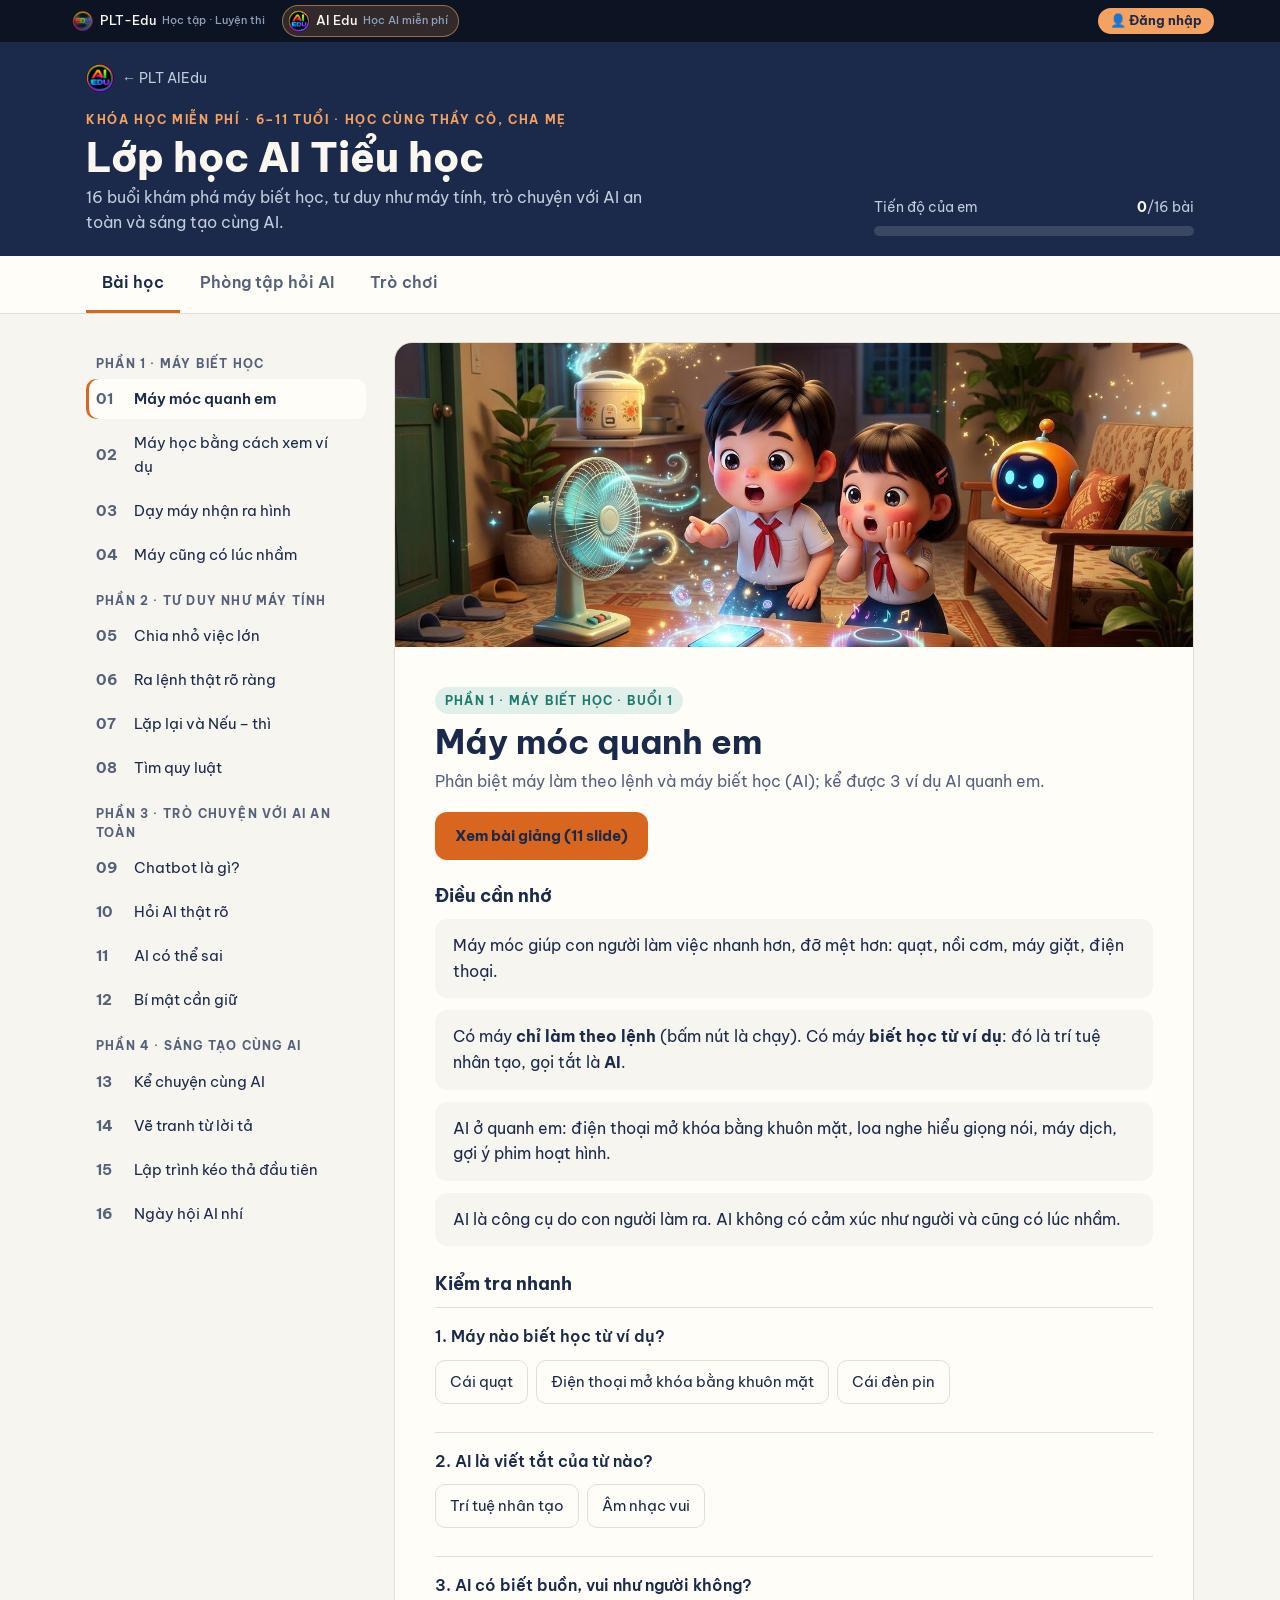
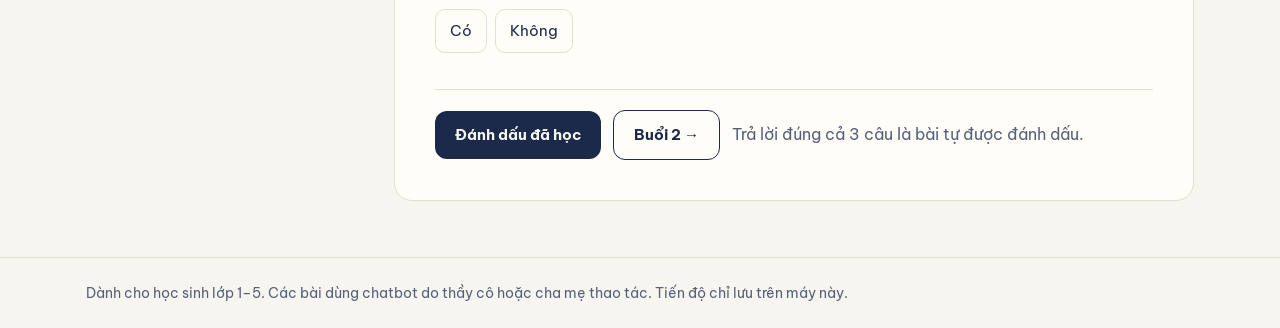
<file: tieu-hoc/index.html>
<!doctype html>
<html lang="vi">
<head>
<meta charset="utf-8">
<meta name="viewport" content="width=device-width, initial-scale=1, viewport-fit=cover">
<title>Lớp học AI Tiểu học — PLT AIEdu</title>
<meta name="description" content="16 buổi khám phá máy biết học, tư duy như máy tính, trò chuyện với AI an toàn và sáng tạo cùng AI.">
<link rel="icon" type="image/png" sizes="32x32" href="../assets/img/favicon-32.png">
<link rel="icon" type="image/png" sizes="64x64" href="../assets/img/favicon-64.png">
<link rel="apple-touch-icon" href="../assets/img/apple-touch-icon.png">
<link rel="preconnect" href="https://fonts.googleapis.com">
<link rel="stylesheet" href="https://fonts.googleapis.com/css2?family=Be+Vietnam+Pro:wght@400;500;600;700;800&family=JetBrains+Mono:wght@500&display=swap">
<link rel="stylesheet" href="../assets/css/site.css">
<link rel="stylesheet" href="../assets/css/hoc.css">
<script src="../assets/js/common.js?v=3"></script>
</head>
<body>
<header class="band">
  <div class="wrap">
    <div>
      <a class="home" href="../"><img src="../assets/img/logo.png" alt="" width="28" height="28">← PLT AIEdu</a>
      <div class="eyebrow" style="margin-top:10px">Khóa học miễn phí · 6–11 tuổi · học cùng thầy cô, cha mẹ</div>
      <h1>Lớp học AI Tiểu học</h1>
      <p>16 buổi khám phá máy biết học, tư duy như máy tính, trò chuyện với AI an toàn và sáng tạo cùng AI.</p>
    </div>
    <div class="progress" aria-live="polite">
      <div class="row"><span>Tiến độ của em</span><span><b id="doneCount">0</b>/<span id="total">0</span> bài</span></div>
      <div class="bar"><i id="barFill"></i></div>
    </div>
  </div>
</header>
<nav class="tabs" aria-label="Mục chính">
  <div class="wrap">
    <a href="#bai-hoc" data-view="bai-hoc">Bài học</a>
    <a href="#phong-tap-prompt" data-view="phong-tap-prompt" id="gymTab">Phòng tập</a>
    <a href="#tro-choi" data-view="tro-choi">Trò chơi</a>
  </div>
</nav>
<main><div class="wrap">
<section class="view" id="v-bai-hoc">
  <div class="lessons">
    <div class="toc" id="toc" aria-label="Danh sách bài"></div>
    <article class="lesson" id="lesson" aria-live="polite"></article>
  </div>
</section>
<section class="view" id="v-phong-tap-prompt" hidden>
  <div class="gym">
    <div class="panel">
      <span class="tag p2" id="gymTag"></span>
      <h2 id="gymTitle"></h2>
      <p class="muted" id="gymIntro"></p>
      <label for="promptBox" class="muted">Câu em định gửi cho AI</label>
      <textarea id="promptBox" spellcheck="false"></textarea>
      <div class="chips" id="samples" aria-label="Câu mẫu"></div>
      <div style="display:flex;gap:10px;flex-wrap:wrap;align-items:center">
        <button class="btn dark" type="button" id="copyBtn">Sao chép</button>
        <span class="muted" id="copyMsg" role="status"></span>
      </div>
      <div class="alert" id="privacy" hidden></div>
    </div>
    <div class="panel">
      <div class="score"><b id="scoreNum">0</b><span class="muted" id="gymUnit"></span></div>
      <p class="muted" id="scoreMsg"></p>
      <ul class="fingers" id="fingers"></ul>
    </div>
  </div>
</section>
<section class="view" id="v-tro-choi" hidden>
  <div class="games" id="gamesBox"></div>
</section>
</div></main>
<footer class="site"><div class="wrap"><span>Dành cho học sinh lớp 1–5. Các bài dùng chatbot do thầy cô hoặc cha mẹ thao tác. Tiến độ chỉ lưu trên máy này.</span></div></footer>
<script src="../assets/js/lessons-tieu-hoc.js"></script>
<script src="../assets/js/lessons-tieu-hoc-2.js"></script>
<script src="../assets/js/hoc.js"></script>
</body>
</html>
</file>
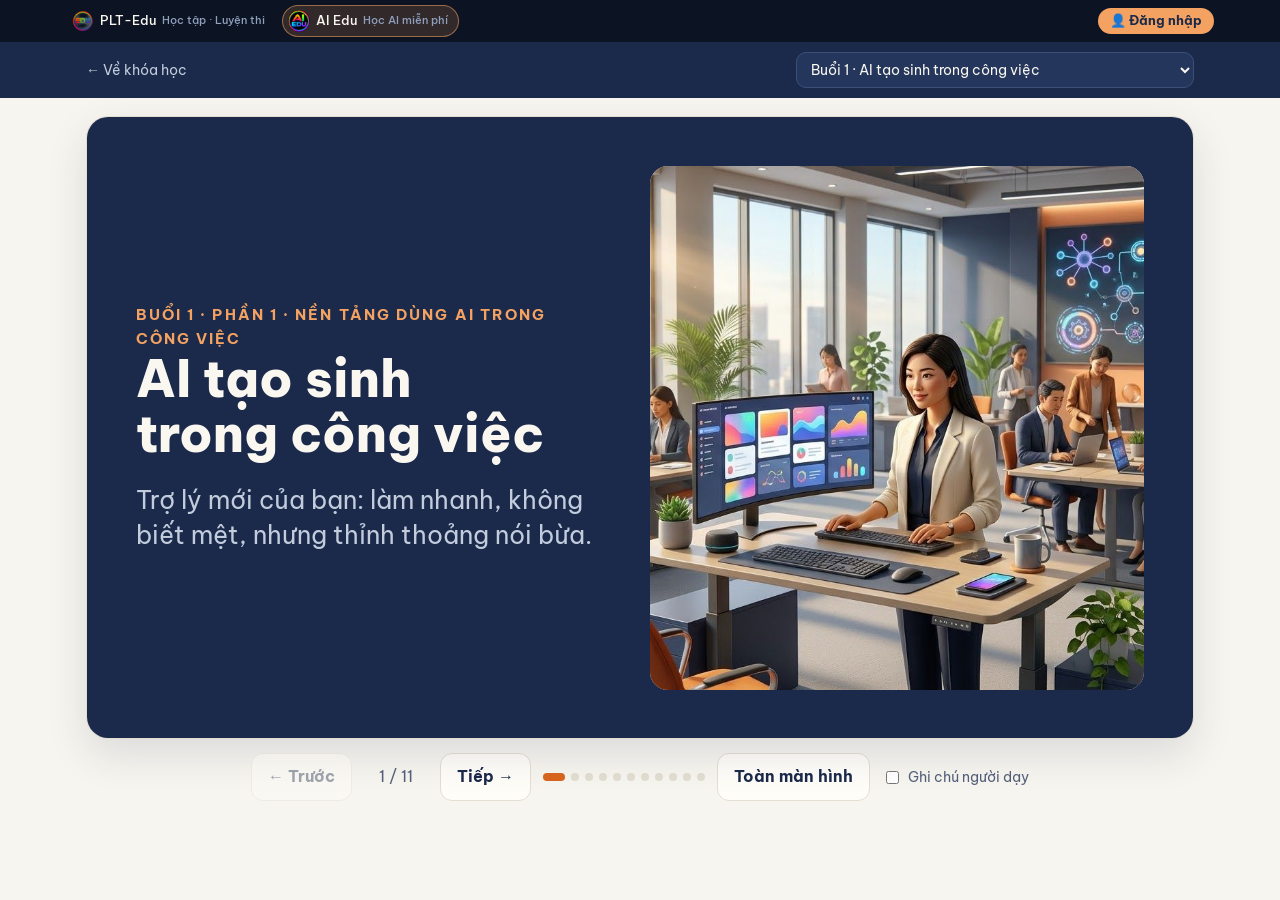
<file: di-lam/bai-giang.html>
<!doctype html>
<html lang="vi">
<head>
<meta charset="utf-8">
<meta name="viewport" content="width=device-width, initial-scale=1, viewport-fit=cover">
<title>Bài giảng AI cho Người đi làm — PLT AIEdu</title>
<link rel="icon" type="image/png" sizes="32x32" href="../assets/img/favicon-32.png">
<link rel="icon" type="image/png" sizes="64x64" href="../assets/img/favicon-64.png">
<link rel="apple-touch-icon" href="../assets/img/apple-touch-icon.png">
<link rel="preconnect" href="https://fonts.googleapis.com">
<link rel="stylesheet" href="https://fonts.googleapis.com/css2?family=Be+Vietnam+Pro:wght@400;500;600;700;800&family=JetBrains+Mono:wght@500&display=swap">
<link rel="stylesheet" href="../assets/css/site.css">
<link rel="stylesheet" href="../assets/css/bai-giang.css">
<script src="../assets/js/common.js?v=3"></script>
</head>
<body>
<div class="bar"><div class="wrap">
  <a class="back" href="./">← Về khóa học</a>
  <label for="pick" style="position:absolute;left:-9999px">Chọn buổi</label>
  <select id="pick"></select>
</div></div>
<main class="viewer" id="viewer">
  <div class="wrap" style="width:100%">
    <div class="stage" id="stage" aria-live="polite"></div>
  </div>
  <div class="wrap ctrl">
    <button type="button" id="prev">← Trước</button>
    <span class="count" id="count"></span>
    <button type="button" id="next">Tiếp →</button>
    <div class="dots" id="dots" aria-hidden="true"></div>
    <button type="button" id="full">Toàn màn hình</button>
    <label for="showNotes"><input type="checkbox" id="showNotes"> Ghi chú người dạy</label>
  </div>
  <div class="wrap"><div class="notes" id="notes" hidden></div></div>
  <div class="wrap endbox" id="endbox"></div>
</main>
<script src="../assets/js/lessons-di-lam.js"></script>
<script src="../assets/js/lessons-di-lam-2.js"></script>
<script src="../assets/js/bai-giang.js"></script>
</body>
</html>
</file>
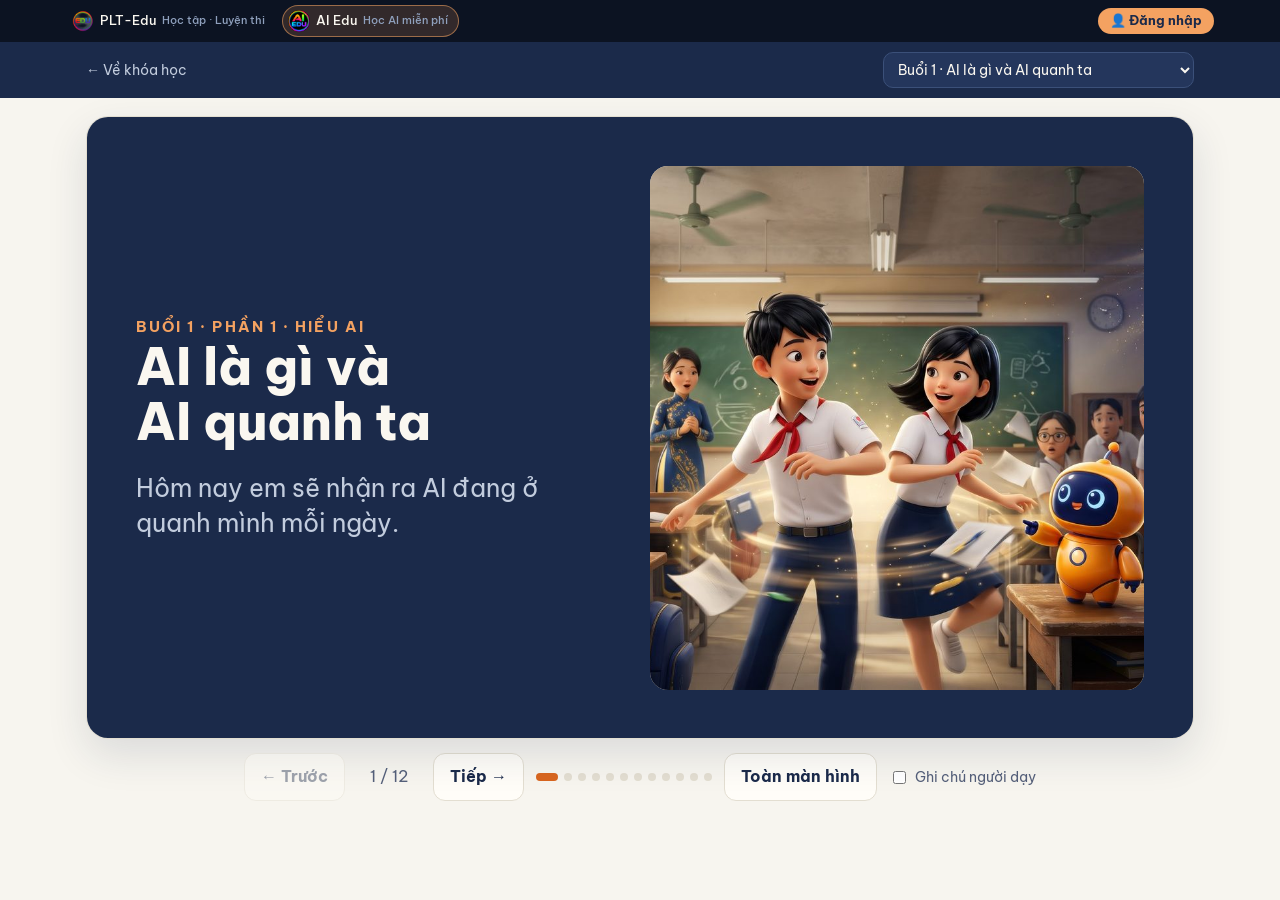
<file: thcs/bai-giang.html>
<!doctype html>
<html lang="vi">
<head>
<meta charset="utf-8">
<meta name="viewport" content="width=device-width, initial-scale=1, viewport-fit=cover">
<title>Bài giảng AI THCS — PLT AIEdu</title>
<link rel="icon" type="image/png" sizes="32x32" href="../assets/img/favicon-32.png">
<link rel="icon" type="image/png" sizes="64x64" href="../assets/img/favicon-64.png">
<link rel="apple-touch-icon" href="../assets/img/apple-touch-icon.png">
<link rel="preconnect" href="https://fonts.googleapis.com">
<link rel="stylesheet" href="https://fonts.googleapis.com/css2?family=Be+Vietnam+Pro:wght@400;500;600;700;800&family=JetBrains+Mono:wght@500&display=swap">
<link rel="stylesheet" href="../assets/css/site.css">
<link rel="stylesheet" href="../assets/css/bai-giang.css">
<script src="../assets/js/common.js?v=3"></script>
</head>
<body>
<div class="bar"><div class="wrap">
  <a class="back" href="./">← Về khóa học</a>
  <label for="pick" style="position:absolute;left:-9999px">Chọn buổi</label>
  <select id="pick"></select>
</div></div>
<main class="viewer" id="viewer">
  <div class="wrap" style="width:100%">
    <div class="stage" id="stage" aria-live="polite"></div>
  </div>
  <div class="wrap ctrl">
    <button type="button" id="prev">← Trước</button>
    <span class="count" id="count"></span>
    <button type="button" id="next">Tiếp →</button>
    <div class="dots" id="dots" aria-hidden="true"></div>
    <button type="button" id="full">Toàn màn hình</button>
    <label for="showNotes"><input type="checkbox" id="showNotes"> Ghi chú người dạy</label>
  </div>
  <div class="wrap"><div class="notes" id="notes" hidden></div></div>
  <div class="wrap endbox" id="endbox"></div>
</main>
<script src="../assets/js/lessons-thcs.js"></script>
<script src="../assets/js/bai-giang.js"></script>
</body>
</html>
</file>
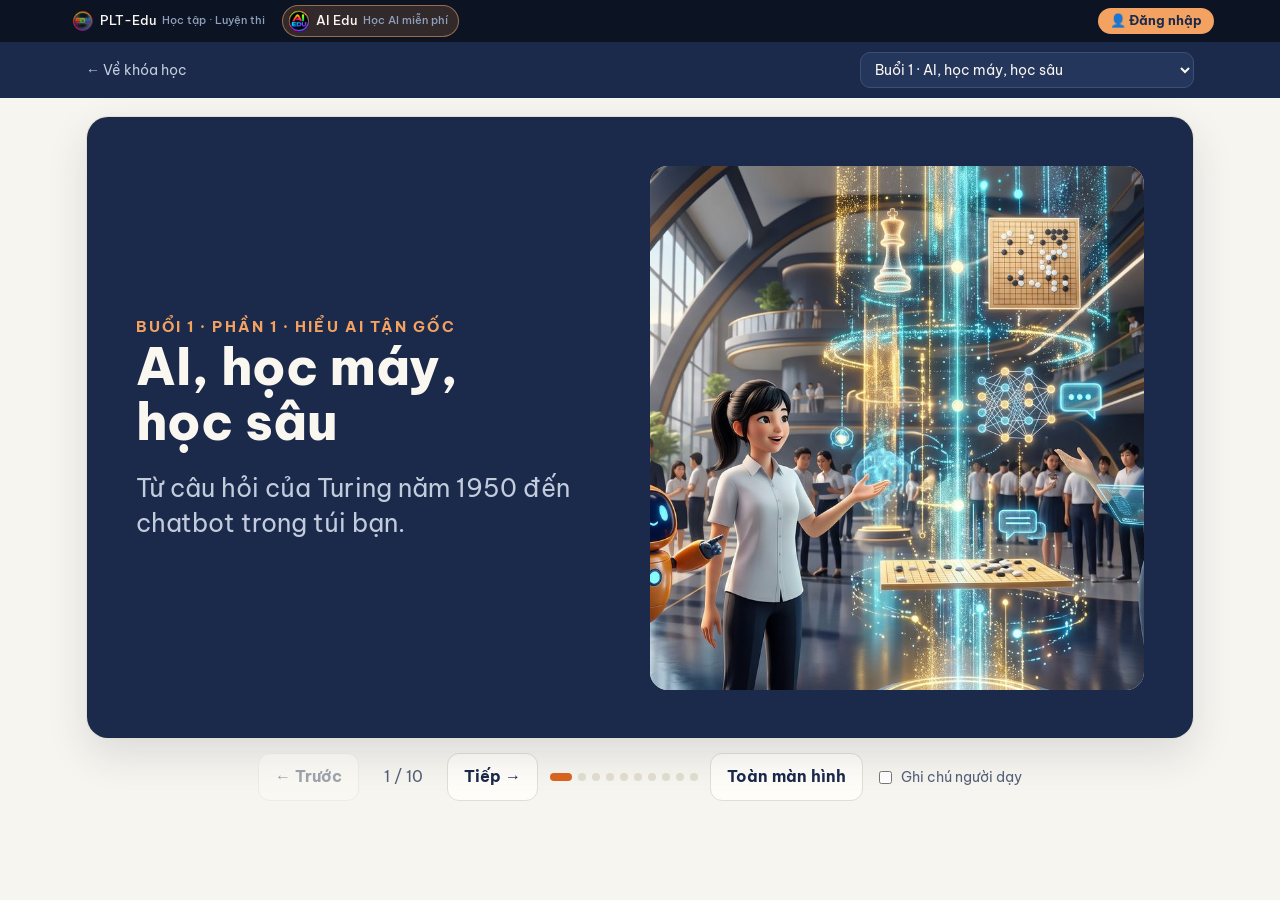
<file: thpt/bai-giang.html>
<!doctype html>
<html lang="vi">
<head>
<meta charset="utf-8">
<meta name="viewport" content="width=device-width, initial-scale=1, viewport-fit=cover">
<title>Bài giảng AI THPT — PLT AIEdu</title>
<link rel="icon" type="image/png" sizes="32x32" href="../assets/img/favicon-32.png">
<link rel="icon" type="image/png" sizes="64x64" href="../assets/img/favicon-64.png">
<link rel="apple-touch-icon" href="../assets/img/apple-touch-icon.png">
<link rel="preconnect" href="https://fonts.googleapis.com">
<link rel="stylesheet" href="https://fonts.googleapis.com/css2?family=Be+Vietnam+Pro:wght@400;500;600;700;800&family=JetBrains+Mono:wght@500&display=swap">
<link rel="stylesheet" href="../assets/css/site.css">
<link rel="stylesheet" href="../assets/css/bai-giang.css">
<script src="../assets/js/common.js?v=3"></script>
</head>
<body>
<div class="bar"><div class="wrap">
  <a class="back" href="./">← Về khóa học</a>
  <label for="pick" style="position:absolute;left:-9999px">Chọn buổi</label>
  <select id="pick"></select>
</div></div>
<main class="viewer" id="viewer">
  <div class="wrap" style="width:100%">
    <div class="stage" id="stage" aria-live="polite"></div>
  </div>
  <div class="wrap ctrl">
    <button type="button" id="prev">← Trước</button>
    <span class="count" id="count"></span>
    <button type="button" id="next">Tiếp →</button>
    <div class="dots" id="dots" aria-hidden="true"></div>
    <button type="button" id="full">Toàn màn hình</button>
    <label for="showNotes"><input type="checkbox" id="showNotes"> Ghi chú người dạy</label>
  </div>
  <div class="wrap"><div class="notes" id="notes" hidden></div></div>
  <div class="wrap endbox" id="endbox"></div>
</main>
<script src="../assets/js/lessons-thpt.js"></script>
<script src="../assets/js/lessons-thpt-2.js"></script>
<script src="../assets/js/bai-giang.js"></script>
</body>
</html>
</file>
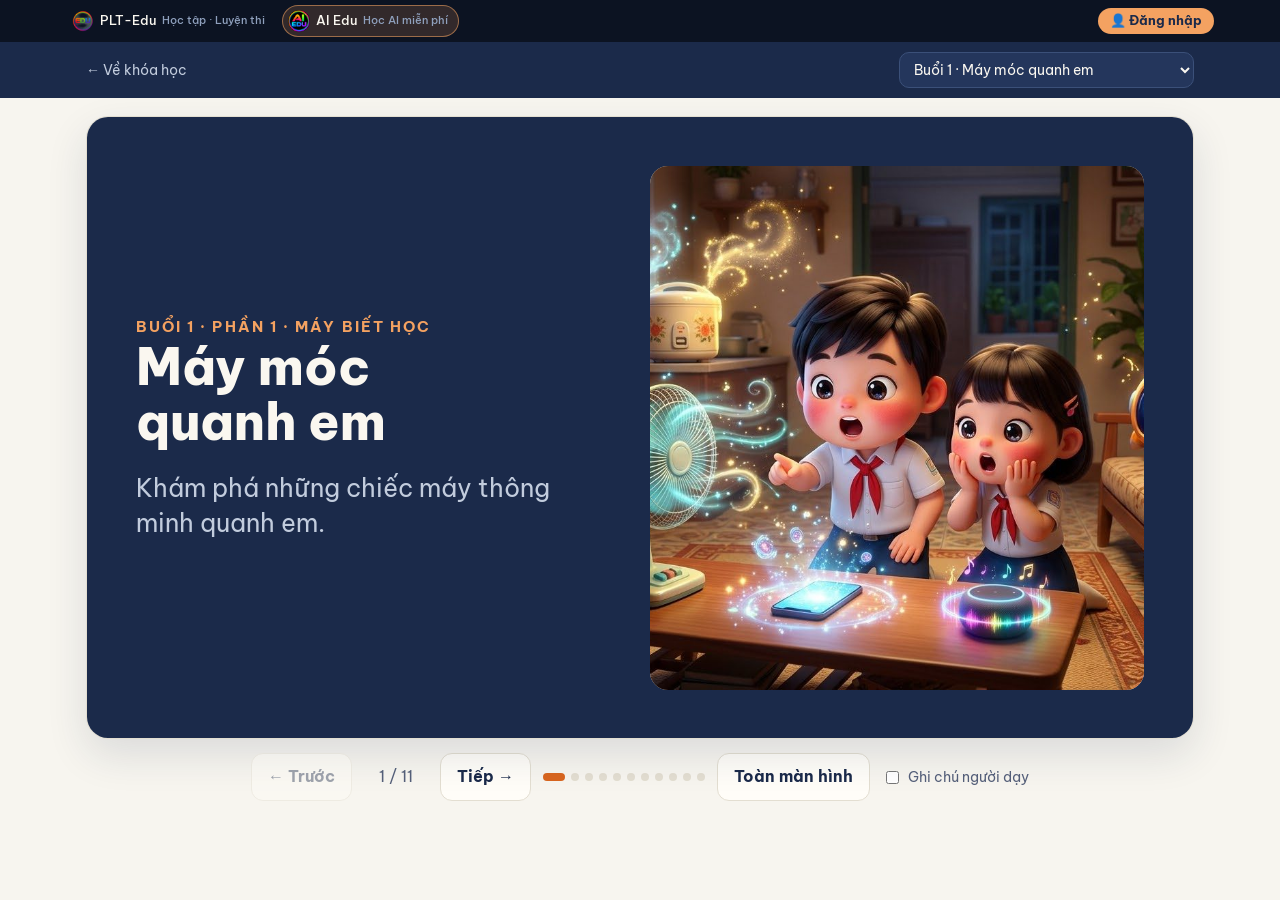
<file: tieu-hoc/bai-giang.html>
<!doctype html>
<html lang="vi">
<head>
<meta charset="utf-8">
<meta name="viewport" content="width=device-width, initial-scale=1, viewport-fit=cover">
<title>Bài giảng AI Tiểu học — PLT AIEdu</title>
<link rel="icon" type="image/png" sizes="32x32" href="../assets/img/favicon-32.png">
<link rel="icon" type="image/png" sizes="64x64" href="../assets/img/favicon-64.png">
<link rel="apple-touch-icon" href="../assets/img/apple-touch-icon.png">
<link rel="preconnect" href="https://fonts.googleapis.com">
<link rel="stylesheet" href="https://fonts.googleapis.com/css2?family=Be+Vietnam+Pro:wght@400;500;600;700;800&family=JetBrains+Mono:wght@500&display=swap">
<link rel="stylesheet" href="../assets/css/site.css">
<link rel="stylesheet" href="../assets/css/bai-giang.css">
<script src="../assets/js/common.js?v=3"></script>
</head>
<body>
<div class="bar"><div class="wrap">
  <a class="back" href="./">← Về khóa học</a>
  <label for="pick" style="position:absolute;left:-9999px">Chọn buổi</label>
  <select id="pick"></select>
</div></div>
<main class="viewer" id="viewer">
  <div class="wrap" style="width:100%">
    <div class="stage" id="stage" aria-live="polite"></div>
  </div>
  <div class="wrap ctrl">
    <button type="button" id="prev">← Trước</button>
    <span class="count" id="count"></span>
    <button type="button" id="next">Tiếp →</button>
    <div class="dots" id="dots" aria-hidden="true"></div>
    <button type="button" id="full">Toàn màn hình</button>
    <label for="showNotes"><input type="checkbox" id="showNotes"> Ghi chú người dạy</label>
  </div>
  <div class="wrap"><div class="notes" id="notes" hidden></div></div>
  <div class="wrap endbox" id="endbox"></div>
</main>
<script src="../assets/js/lessons-tieu-hoc.js"></script>
<script src="../assets/js/lessons-tieu-hoc-2.js"></script>
<script src="../assets/js/bai-giang.js"></script>
</body>
</html>
</file>
<file: assets/css/site.css>
/* PLT-AIEdu — bảng màu mực xanh, cam, xanh mòng két; chữ Be Vietnam Pro */
:root{
  --bg:#F7F5EF; --surface:#FFFDF8; --ink:#1B2A4A; --muted:#55607A; --line:#E3DED1;
  --accent:#D9661F; --accent-soft:#FBE6D6; --teal:#1F7A6E; --teal-soft:#E1EFEB;
  --sun:#8A6D0B; --sun-soft:#FBF1CC;
  --band:#1B2A4A; --band-fg:#FAF7F0; --band-muted:#C2CCDD; --band-accent:#F4A261;
  --good:#2C7A4B; --good-soft:#DCEFE4; --bad:#B23A28; --bad-soft:#F8DDD8;
  --f:'Be Vietnam Pro','Segoe UI',Arial,sans-serif;
  --mono:'JetBrains Mono',Consolas,'Courier New',monospace;
  color-scheme:light;
}
@media (prefers-color-scheme: dark){:root:not([data-theme="light"]){
  --bg:#121A2B; --surface:#1A2438; --ink:#EEF1F6; --muted:#A9B3C7; --line:#2C3850;
  --accent:#F29355; --accent-soft:#3A2A22; --teal:#5CC3B3; --teal-soft:#1D3534;
  --sun:#E8C95A; --sun-soft:#3A3420;
  --band:#0C1322; --band-fg:#F3F1EA; --band-muted:#9FB0CB; --band-accent:#F4A261;
  --good:#6FCB93; --good-soft:#1C3527; --bad:#F08B79; --bad-soft:#3B2220;
  color-scheme:dark}}
:root[data-theme="dark"]{
  --bg:#121A2B; --surface:#1A2438; --ink:#EEF1F6; --muted:#A9B3C7; --line:#2C3850;
  --accent:#F29355; --accent-soft:#3A2A22; --teal:#5CC3B3; --teal-soft:#1D3534;
  --sun:#E8C95A; --sun-soft:#3A3420;
  --band:#0C1322; --band-fg:#F3F1EA; --band-muted:#9FB0CB; --band-accent:#F4A261;
  --good:#6FCB93; --good-soft:#1C3527; --bad:#F08B79; --bad-soft:#3B2220;
  color-scheme:dark}
*{box-sizing:border-box}
html{-webkit-text-size-adjust:100%}
body{margin:0;background:var(--bg);color:var(--ink);font-family:var(--f);font-size:16px;line-height:1.6}
img{max-width:100%;display:block}
a{color:inherit}
.wrap{max-width:1140px;margin:0 auto;padding-left:max(16px,env(safe-area-inset-left,0px));padding-right:max(16px,env(safe-area-inset-right,0px))}
.eyebrow{font-size:12px;font-weight:700;letter-spacing:.14em;text-transform:uppercase}
h1,h2,h3{text-wrap:balance;line-height:1.15;margin:0}
.btn{display:inline-flex;align-items:center;gap:8px;font:inherit;font-weight:700;font-size:15px;padding:12px 20px;border-radius:12px;border:0;background:var(--accent);color:#1B2A4A;cursor:pointer;text-decoration:none}
.btn.dark{background:var(--ink);color:var(--bg)}
.btn.ghost{background:transparent;color:inherit;border:1.5px solid currentColor}
.btn:focus-visible,a:focus-visible,button:focus-visible,textarea:focus-visible{outline:3px solid var(--accent);outline-offset:2px}
.tag{display:inline-block;font-size:12px;font-weight:700;letter-spacing:.1em;text-transform:uppercase;padding:4px 10px;border-radius:99px}
.p1{background:var(--teal-soft);color:var(--teal)} .p2{background:var(--accent-soft);color:var(--accent)}
.p3{background:var(--sun-soft);color:var(--sun)} .p4{background:var(--line);color:var(--ink)}
.mono{font-family:var(--mono);font-size:.92em}
.muted{color:var(--muted)}
/* Ảnh dự phòng khi chưa có file ảnh */
.ph{position:relative;display:flex;align-items:flex-end;background:
  radial-gradient(circle at 78% 30%,#E8772E 0 18%,transparent 18.5%),
  radial-gradient(circle at 64% 70%,#2FA597 0 9%,transparent 9.5%),
  radial-gradient(circle at 90% 82%,#F4D35E 0 5%,transparent 5.5%),
  linear-gradient(135deg,#1B2A4A,#2B3F69);color:#FAF7F0;border-radius:inherit;overflow:hidden;width:100%;height:100%;min-height:180px}
.ph span{padding:14px 18px;font-size:14px;line-height:1.45;max-width:70%;color:#DDE4F0}
.ph::before{content:"";position:absolute;left:18px;top:18px;width:44px;height:44px;border-radius:12px;border:3px solid #F4A261;
  background:radial-gradient(circle at 35% 45%,#F4A261 0 5px,transparent 6px),radial-gradient(circle at 65% 45%,#F4A261 0 5px,transparent 6px)}
footer.site{border-top:1px solid var(--line);color:var(--muted);font-size:14px}
footer.site .wrap{padding-block:24px;display:flex;flex-wrap:wrap;gap:12px 28px;justify-content:space-between}
@media (prefers-reduced-motion:reduce){*{transition:none!important;animation:none!important}}
</file>
<file: assets/css/hoc.css>
header.band{background:var(--band);color:var(--band-fg);padding-top:env(safe-area-inset-top,0px)}
header .wrap{padding-block:22px 20px;display:flex;flex-wrap:wrap;gap:18px;align-items:flex-end;justify-content:space-between}
header .eyebrow{color:var(--band-accent)}
header a.home{color:var(--band-muted);text-decoration:none;font-size:14px;display:inline-flex;align-items:center;gap:8px}
header a.home img{border-radius:50%}
h1{font-size:clamp(28px,4.5vw,40px);font-weight:800;margin:6px 0 4px}
header p{margin:0;color:var(--band-muted);max-width:52ch}
.progress{min-width:240px;flex:0 1 320px}
.progress .row{display:flex;justify-content:space-between;font-size:14px;color:var(--band-muted);font-variant-numeric:tabular-nums}
.progress .row b{color:var(--band-fg)}
.bar{height:10px;border-radius:99px;background:rgba(255,255,255,.14);overflow:hidden;margin-top:8px}
.bar i{display:block;height:100%;background:var(--band-accent);width:0;transition:width .4s}
nav.tabs{background:var(--surface);border-bottom:1px solid var(--line);position:sticky;top:0;z-index:5}
nav.tabs .wrap{display:flex;gap:4px;overflow-x:auto}
nav.tabs a{padding:14px 16px;color:var(--muted);text-decoration:none;font-weight:600;border-bottom:3px solid transparent;white-space:nowrap}
nav.tabs a[aria-current="page"]{color:var(--ink);border-color:var(--accent)}
main .wrap{padding-block:28px 56px}
.lessons{display:grid;grid-template-columns:280px minmax(0,1fr);gap:28px;align-items:start}
.toc{display:flex;flex-direction:column;gap:4px;position:sticky;top:64px}
.toc .part{font-size:12px;font-weight:700;letter-spacing:.1em;text-transform:uppercase;color:var(--muted);margin:12px 0 2px 10px}
.toc button{display:grid;grid-template-columns:30px 1fr 20px;align-items:center;gap:8px;text-align:left;border:0;background:transparent;color:var(--ink);font:inherit;font-size:15px;padding:8px 10px;border-radius:10px;cursor:pointer}
.toc button:hover{background:var(--surface)}
.toc button[aria-current="true"]{background:var(--surface);box-shadow:inset 3px 0 0 var(--accent);font-weight:600}
.toc .n{font-variant-numeric:tabular-nums;color:var(--muted);font-weight:700}
.toc .ok{color:var(--good);font-weight:800}
.lesson{background:var(--surface);border:1px solid var(--line);border-radius:18px;overflow:hidden;min-width:0}
.lesson .cover{aspect-ratio:21/8;background:var(--line)}
.lesson .cover img,.lesson .cover .ph{width:100%;height:100%;object-fit:cover;border-radius:0}
.lesson .in{padding:clamp(20px,4vw,40px)}
.lesson h2{font-size:clamp(24px,3.4vw,34px);margin:8px 0 8px}
.lesson .goal{color:var(--muted);margin:0 0 18px;max-width:65ch}
.watch{display:flex;flex-wrap:wrap;gap:10px;margin-bottom:26px}
.points{list-style:none;padding:0;margin:0 0 28px;display:grid;gap:12px}
.points li{padding:14px 18px;border-radius:12px;background:var(--bg);max-width:72ch}
h3{font-size:18px;margin:0 0 12px}
.quiz{display:grid;gap:18px}
.q{border-top:1px solid var(--line);padding-top:16px}
.q p{margin:0 0 10px;font-weight:600}
.opts{display:flex;flex-wrap:wrap;gap:8px}
.opt{font:inherit;font-size:15px;padding:9px 14px;border-radius:10px;border:1.5px solid var(--line);background:var(--surface);color:var(--ink);cursor:pointer;text-align:left}
.opt:hover{border-color:var(--muted)}
.opt.right{background:var(--good-soft);border-color:var(--good)}
.opt.wrong{background:var(--bad-soft);border-color:var(--bad)}
.fb{margin:10px 0 0;font-size:14.5px;color:var(--muted)}
.fb b.g{color:var(--good)} .fb b.r{color:var(--bad)}
.done-row{display:flex;flex-wrap:wrap;gap:12px;align-items:center;margin-top:26px;padding-top:20px;border-top:1px solid var(--line)}
.gym{display:grid;grid-template-columns:minmax(0,1.3fr) minmax(0,1fr);gap:24px;align-items:start}
.panel{background:var(--surface);border:1px solid var(--line);border-radius:18px;padding:clamp(18px,3vw,30px);min-width:0}
.panel h2{font-size:26px;margin:8px 0 6px}
textarea{width:100%;min-height:170px;font:inherit;font-size:16px;line-height:1.55;padding:14px;border-radius:12px;border:1.5px solid var(--line);background:var(--bg);color:var(--ink);resize:vertical}
.chips{display:flex;flex-wrap:wrap;gap:8px;margin:12px 0}
.chip{font:inherit;font-size:14px;padding:6px 12px;border-radius:99px;border:1.5px solid var(--line);background:transparent;color:var(--ink);cursor:pointer}
.score{display:flex;align-items:baseline;gap:10px}
.score b{font-size:56px;line-height:1;font-weight:800;font-variant-numeric:tabular-nums;color:var(--accent)}
.fingers{list-style:none;padding:0;margin:16px 0 0;display:grid;gap:8px}
.fingers li{display:grid;grid-template-columns:26px 1fr;gap:10px;align-items:start;padding:10px 12px;border-radius:12px;background:var(--bg)}
.fingers .st{font-weight:800;text-align:center;border-radius:99px;width:26px;height:26px;line-height:26px;font-size:14px}
.fingers .yes .st{background:var(--good-soft);color:var(--good)}
.fingers .no .st{background:var(--line);color:var(--muted)}
.fingers small{display:block;color:var(--muted);font-size:13.5px;line-height:1.45}
.alert{margin-top:14px;padding:12px 14px;border-radius:12px;background:var(--bad-soft);font-size:14.5px}
.games{display:grid;grid-template-columns:repeat(2,minmax(0,1fr));gap:24px}
.card-q{font-size:20px;font-weight:700;min-height:64px;margin:14px 0}
.choice{display:flex;flex-wrap:wrap;gap:8px}
.light{display:inline-block;width:12px;height:12px;border-radius:50%;margin-right:6px;vertical-align:-1px}
.l-r{background:#C8402F}.l-y{background:#E9B949}.l-g{background:#3A8D5C}
.counter{font-variant-numeric:tabular-nums;color:var(--muted);font-size:14px}
@media (max-width:820px){
  .lessons,.gym,.games{grid-template-columns:1fr}
  .toc{position:static;flex-direction:row;overflow-x:auto;gap:6px;padding-bottom:6px}
  .toc .part{display:none}
  .toc button{grid-template-columns:auto auto;white-space:nowrap;background:var(--surface);border:1px solid var(--line)}
  .toc button .t{display:none}
  .lesson .cover{aspect-ratio:16/9}
}
</file>
<file: assets/css/bai-giang.css>
body{display:flex;flex-direction:column;min-height:100vh;min-height:100dvh}
.bar{background:var(--band);color:var(--band-fg);padding-top:env(safe-area-inset-top,0px)}
.bar .wrap{display:flex;flex-wrap:wrap;gap:10px 16px;align-items:center;padding-block:10px}
.bar a.back{color:var(--band-muted);text-decoration:none;font-size:14px}
.bar a.back:hover{color:var(--band-fg)}
.bar select{font:inherit;font-size:14px;background:#24365C;color:var(--band-fg);border:1px solid #3B5079;border-radius:10px;padding:7px 10px;max-width:100%;margin-left:auto}
.viewer{flex:1;display:flex;flex-direction:column;gap:14px;padding-block:18px 24px}
/* Sân khấu: 16:9, chữ co giãn theo bề rộng (cqw) */
.stage{--t-h1:4.6cqw;--t-h2:3.4cqw;--t-big:2.3cqw;--t-body:1.75cqw;--t-small:1.35cqw;--pad:4.4cqw;--gap:2cqw;
  container-type:inline-size;width:100%;max-width:min(1280px,calc((100dvh - 190px) * 16 / 9));margin:0 auto;aspect-ratio:16/9;
  background:var(--surface);border:1px solid var(--line);border-radius:22px;overflow:hidden;position:relative;box-shadow:0 16px 40px rgba(27,42,74,.12)}
.slide{position:absolute;inset:0;padding:var(--pad);display:flex;flex-direction:column;gap:var(--gap);animation:in .35s ease}
@keyframes in{from{opacity:.001;transform:translateY(8px)}to{opacity:1;transform:none}}
.slide h1{font-size:var(--t-h1);font-weight:800;line-height:1.08}
.slide h2{font-size:var(--t-h2);font-weight:800}
.slide p,.slide li,.slide td,.slide th{font-size:var(--t-body);line-height:1.45}
.slide p{margin:0}
.slide .big{font-size:var(--t-big);line-height:1.35}
.slide .eyebrow{font-size:var(--t-small);color:var(--accent)}
.slide .note{font-size:var(--t-small);color:var(--muted)}
.img{border-radius:18px;overflow:hidden;background:var(--line);min-height:0}
.img img,.img .ph{width:100%;height:100%;object-fit:cover}
/* cover */
.s-cover{background:var(--band);color:var(--band-fg);display:grid;grid-template-columns:1fr 1.05fr;align-items:center;gap:calc(var(--gap)*2)}
.s-cover .eyebrow{color:var(--band-accent)}
.s-cover .sub{font-size:var(--t-big);color:var(--band-muted);line-height:1.35;margin-top:var(--gap)}
.s-cover .img{height:100%;max-height:100%}
/* split */
.s-split{display:grid;grid-template-columns:1.05fr 1fr;gap:calc(var(--gap)*1.6);align-items:stretch}
.s-split .txt{display:flex;flex-direction:column;justify-content:center;gap:var(--gap)}
.s-split .txt p+p{margin-top:.2em}
/* cards */
.grid{display:grid;gap:calc(var(--gap)*.8);flex:1;align-content:center}
.card{background:var(--bg);border:1px solid var(--line);border-radius:16px;padding:calc(var(--pad)*.4) calc(var(--pad)*.45);display:flex;flex-direction:column;gap:.4em}
.card b{font-size:var(--t-big);line-height:1.2}
.card span{font-size:var(--t-body);color:var(--muted);line-height:1.4}
.card.hl{background:var(--band);color:var(--band-fg);border-color:var(--band)}
.card.hl span{color:var(--band-muted)}
/* compare */
.cmp{display:grid;grid-template-columns:1fr 1fr;gap:var(--gap);flex:1}
.cmp>div{border-radius:18px;padding:calc(var(--pad)*.6);display:flex;flex-direction:column;justify-content:center;gap:var(--gap)}
.cmp p{font-size:var(--t-big);line-height:1.4}
.cmp .a{background:var(--accent-soft)}
.cmp .b{background:var(--teal-soft)}
.cmp h3{font-size:var(--t-big);font-weight:800}
/* steps */
.steps{display:flex;gap:calc(var(--gap)*.6);align-items:stretch;flex:1}
.step{flex:1;background:var(--band);color:var(--band-fg);border-radius:16px;padding:calc(var(--pad)*.45);display:flex;flex-direction:column;gap:.5em;position:relative}
.step i{font-style:normal;font-size:var(--t-h2);font-weight:800;color:var(--band-accent);line-height:1}
.step b{font-size:var(--t-big);line-height:1.2}
.step span{font-size:var(--t-body);color:var(--band-muted);line-height:1.4}
/* quote */
.s-quote{background:var(--accent);color:#1B2A4A;justify-content:center}
.s-quote .eyebrow{color:#1B2A4A}
.s-quote p.q{font-size:var(--t-h2);font-weight:700;line-height:1.3;max-width:28ch}
/* act */
.act{display:grid;grid-template-columns:1fr auto;gap:var(--gap);align-items:start;flex:1}
.act ol{margin:0;padding-left:1.3em;display:grid;gap:.5em}
.act .btn{font-size:var(--t-body);padding:.7em 1.1em}
/* guess */
.guess .sent{font-size:var(--t-h2);font-weight:700;background:var(--bg);border-radius:16px;padding:calc(var(--pad)*.4)}
.guess .sent em{font-style:normal;color:var(--accent)}
.bars{display:grid;gap:calc(var(--gap)*.7)}
.bars div{display:grid;grid-template-columns:14% 1fr 8%;align-items:center;gap:var(--gap)}
.bars b{font-size:var(--t-big)}
.bars i{display:block;height:2.6cqw;border-radius:10px;background:var(--accent)}
.bars span{font-size:var(--t-body);font-variant-numeric:tabular-nums}
/* lights */
.lights{display:grid;grid-template-columns:repeat(3,1fr);gap:var(--gap);flex:1}
.lights>div{background:var(--bg);border-radius:16px;padding:calc(var(--pad)*.45);border-top:1.2cqw solid}
.lights .r{border-color:#C8402F}.lights .y{border-color:#E9B949}.lights .g{border-color:#3A8D5C}
.lights b{font-size:var(--t-big);display:block;margin-bottom:.4em}
/* table */
.tbl{overflow:auto}
.tbl table{width:100%;border-collapse:collapse}
.tbl th,.tbl td{text-align:left;padding:.55em .8em;border-bottom:1px solid var(--line)}
.tbl th{color:var(--muted);font-size:var(--t-small);text-transform:uppercase;letter-spacing:.06em}
/* blocks (Scratch) */
.blk{display:grid;grid-template-columns:1.5fr 1fr;gap:calc(var(--gap)*1.5);flex:1;align-items:start}
.blocks{display:grid;gap:.45cqw}
.blocks p{font-size:calc(var(--t-body)*.88);font-weight:700;padding:.45em .9em;border-radius:10px;color:#1B2A4A}
.blocks .in{margin-left:4cqw}
.mo{background:#4C97FF;color:#FAF7F0!important}.ev{background:#FFBF00}.va{background:#FF8C1A}.se{background:#5CB1D6}.co{background:#FFAB19}.lo{background:#7A4FD9;color:#FAF7F0!important}
.side{background:var(--band);color:var(--band-fg);border-radius:16px;padding:calc(var(--pad)*.5)}
.foot-tag{position:absolute;left:var(--pad);bottom:calc(var(--pad)*.45);font-size:var(--t-small);color:var(--muted)}
.s-cover .foot-tag,.s-quote .foot-tag{color:inherit;opacity:.7}
/* Điều khiển */
.ctrl{display:flex;flex-wrap:wrap;gap:12px;align-items:center;justify-content:center}
.ctrl button{font:inherit;font-weight:700;border:1.5px solid var(--line);background:var(--surface);color:var(--ink);border-radius:12px;padding:10px 16px;cursor:pointer}
.ctrl button:disabled{opacity:.4;cursor:default}
.ctrl .count{font-variant-numeric:tabular-nums;color:var(--muted);min-width:64px;text-align:center}
.dots{display:flex;gap:6px}
.dots i{width:8px;height:8px;border-radius:50%;background:var(--line)}
.dots i.on{background:var(--accent);width:22px;border-radius:8px}
.endbox{text-align:center;color:var(--muted);font-size:15px}
.endbox a{color:var(--accent);font-weight:700}

/* Kiểu slide mới */
.s-concept{display:grid;grid-template-columns:1.2fr .8fr;gap:calc(var(--gap)*1.5);align-items:center}
.s-concept .def{font-size:var(--t-h2);font-weight:700;line-height:1.3}
.s-concept .ex{background:var(--teal-soft);border-radius:18px;padding:calc(var(--pad)*.5);display:flex;flex-direction:column;gap:.5em}
.s-concept .ex b{font-size:var(--t-small);text-transform:uppercase;letter-spacing:.08em;color:var(--teal)}
.s-concept .ex p{font-size:var(--t-big);line-height:1.4}
.s-concept .left{display:flex;flex-direction:column;gap:var(--gap)}
.myth{display:grid;gap:calc(var(--gap)*.8);flex:1;align-content:center}
.myth>div{display:grid;grid-template-columns:1fr 1fr;gap:calc(var(--gap)*.6)}
.myth p{border-radius:14px;padding:calc(var(--pad)*.35) calc(var(--pad)*.4);font-size:var(--t-big);line-height:1.35}
.myth .m{background:var(--bad-soft)}
.myth .t{background:var(--good-soft)}
.myth small{display:block;font-size:var(--t-small);font-weight:800;letter-spacing:.08em;text-transform:uppercase;margin-bottom:.3em}
.myth .m small{color:var(--bad)} .myth .t small{color:var(--good)}
.s-try,.s-story{justify-content:center}
.s-try .q,.s-story .q{font-size:var(--t-h2);font-weight:800;line-height:1.25}
.s-story .tx{font-size:var(--t-big);line-height:1.45;background:var(--bg);border-left:.6cqw solid var(--accent);border-radius:12px;padding:calc(var(--pad)*.4)}
.opts2{display:flex;flex-wrap:wrap;gap:calc(var(--gap)*.6)}
.opts2 span{font-size:var(--t-big);font-weight:600;border:2px solid var(--line);border-radius:14px;padding:.45em .9em;background:var(--surface)}
.opts2 span.ok{border-color:var(--good);background:var(--good-soft)}
.reveal{font:inherit;font-weight:700;font-size:var(--t-body);border:0;border-radius:12px;padding:.6em 1.1em;background:var(--ink);color:var(--bg);cursor:pointer;align-self:flex-start}
.ans{font-size:var(--t-big);line-height:1.4;background:var(--good-soft);border-radius:14px;padding:calc(var(--pad)*.35) calc(var(--pad)*.45)}
.s-fact{background:var(--teal);color:#FAF7F0;justify-content:center}
.s-fact .eyebrow{color:#FAF7F0;opacity:.85}
.s-fact p.q{font-size:var(--t-h2);font-weight:700;line-height:1.3;max-width:32ch}
.s-recap ul{list-style:none;margin:0;padding:0;display:grid;gap:calc(var(--gap)*.7);flex:1;align-content:center}
.s-recap li{display:grid;grid-template-columns:3.2cqw 1fr;gap:1.4cqw;align-items:center;font-size:var(--t-big);line-height:1.35}
.s-recap li i{width:3.2cqw;height:3.2cqw;border-radius:50%;background:var(--good);position:relative}
.s-recap li i::after{content:"";position:absolute;left:32%;top:20%;width:28%;height:45%;border:solid #fff;border-width:0 .45cqw .45cqw 0;transform:rotate(45deg)}
.notes{max-width:1280px;margin:0 auto;background:var(--sun-soft);border-radius:14px;padding:12px 16px;font-size:15px;line-height:1.55}
.notes b{display:block;font-size:12px;letter-spacing:.1em;text-transform:uppercase;color:var(--sun);margin-bottom:4px}
.ctrl label{display:flex;gap:6px;align-items:center;font-size:14px;color:var(--muted);cursor:pointer}
@media (max-width:760px){
  .s-concept,.myth>div{grid-template-columns:1fr}
  .s-recap li{grid-template-columns:22px 1fr}
  .s-recap li i{width:22px;height:22px}
  .s-recap li i::after{border-width:0 3px 3px 0}
  .s-story .tx{border-left-width:5px}
}
/* Điện thoại: bỏ khung 16:9, xếp dọc, chữ cỡ thường */
@media (max-width:760px){
  .stage{aspect-ratio:auto;max-width:100%;--t-h1:30px;--t-h2:24px;--t-big:19px;--t-body:16px;--t-small:13px;--pad:20px;--gap:14px}
  .slide{position:relative;inset:auto;min-height:62vh}
  .s-cover,.s-split,.cmp,.blk,.act,.lights{grid-template-columns:1fr}
  .s-cover .img,.s-split .img{height:auto;aspect-ratio:16/10}
  .s-cover{display:flex;flex-direction:column-reverse;justify-content:flex-end}
  .steps{flex-direction:column}
  .grid{grid-template-columns:1fr!important}
  .bars i{height:18px}
  .lights>div{border-top-width:8px}
  .blocks .in{margin-left:24px}
  .foot-tag{position:static}
}
:fullscreen .stage{max-width:min(100vw,calc(100vh * 16 / 9));border-radius:0}
:fullscreen .viewer{justify-content:center;background:var(--bg)}
.codewrap{display:grid;grid-template-columns:1.45fr 1fr;gap:var(--gap);flex:1;min-height:0}
.codewrap.solo{grid-template-columns:1fr}
.codewrap.wide{grid-template-columns:1.6fr 1fr}
.codewrap.small .code{font-size:calc(var(--t-body)*.6)}
.codewrap .pane{display:flex;flex-direction:column;gap:.5em;min-height:0;min-width:0}
.codewrap .pane>span{font-size:var(--t-small);font-weight:700;letter-spacing:.08em;text-transform:uppercase;color:var(--muted)}
.code{flex:1;margin:0;background:#16213A;color:#E6EDF7;border-radius:16px;padding:calc(var(--pad)*.35);font-family:var(--mono);font-size:calc(var(--t-body)*.78);line-height:1.45;overflow:auto;white-space:pre}
.code.out{background:#0F2A24;color:#C9F2E3}
.slide code{font-family:var(--mono);font-size:.92em}
.tl{list-style:none;margin:0;padding:0;display:grid;grid-template-columns:repeat(auto-fit,minmax(0,1fr));gap:calc(var(--gap)*.5);flex:1;align-content:center;position:relative}
.tl li{position:relative;display:flex;flex-direction:column;gap:.5em;padding-top:4.4cqw}
.tl li::after{content:"";position:absolute;left:0;right:calc(var(--gap)*-.5);top:2.55cqw;height:.35cqw;background:var(--line);z-index:0}
.tl li:last-child::after{right:0}
.tl li::before{z-index:1;content:"";position:absolute;top:1.9cqw;left:0;width:1.6cqw;height:1.6cqw;border-radius:50%;background:var(--accent);box-shadow:0 0 0 .5cqw var(--surface)}
.tl b{font-size:var(--t-h2);font-weight:800;color:var(--accent);line-height:1}
.tl span{font-size:calc(var(--t-body)*.92);line-height:1.4}
@media (max-width:760px){
  .codewrap{grid-template-columns:1fr}
  .code{font-size:13px}
  .tl{grid-template-columns:1fr;gap:12px}
  .tl li::after{left:7px;right:auto;top:0;bottom:-12px;width:3px;height:auto}
  .tl li{padding:0 0 0 28px}
  .tl li::after{content:"";position:absolute;left:0;right:calc(var(--gap)*-.5);top:2.55cqw;height:.35cqw;background:var(--line);z-index:0}
.tl li:last-child::after{right:0}
.tl li::before{z-index:1;top:4px;width:16px;height:16px;box-shadow:none}
}
</file>
